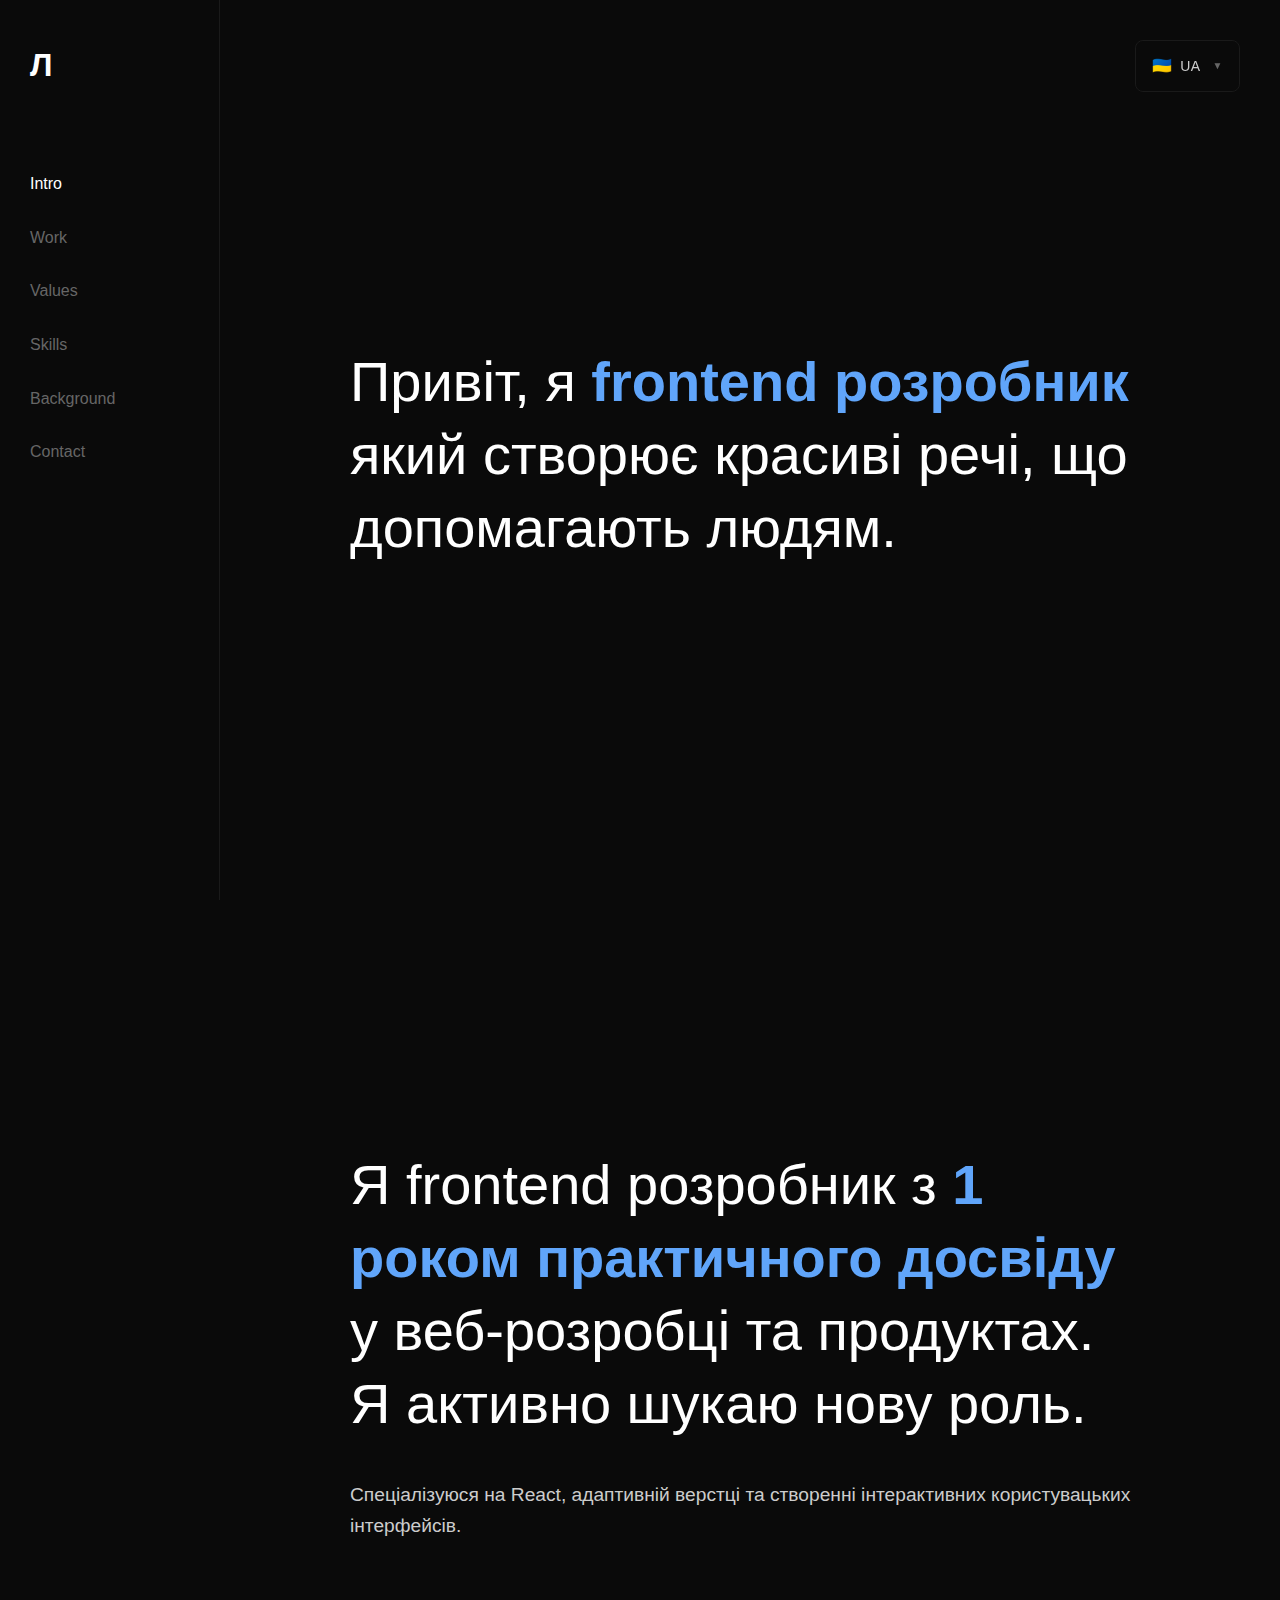
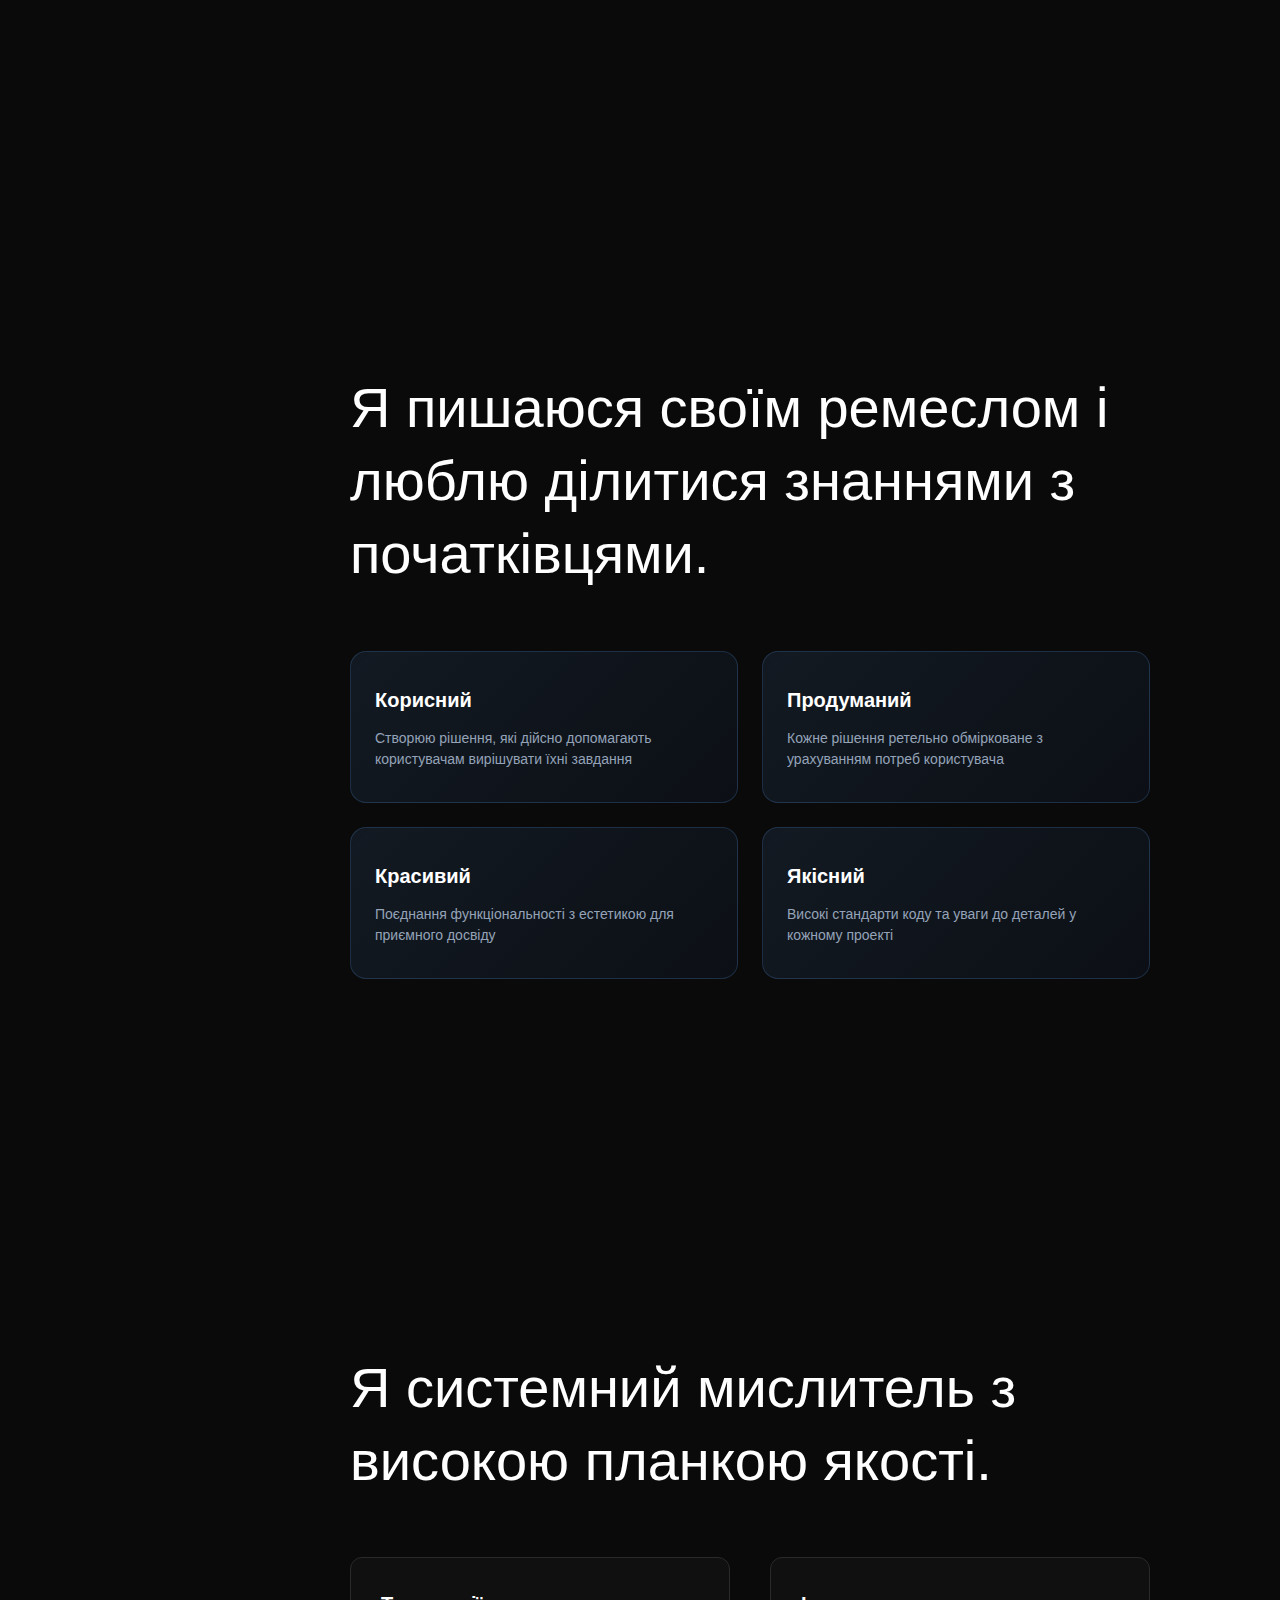
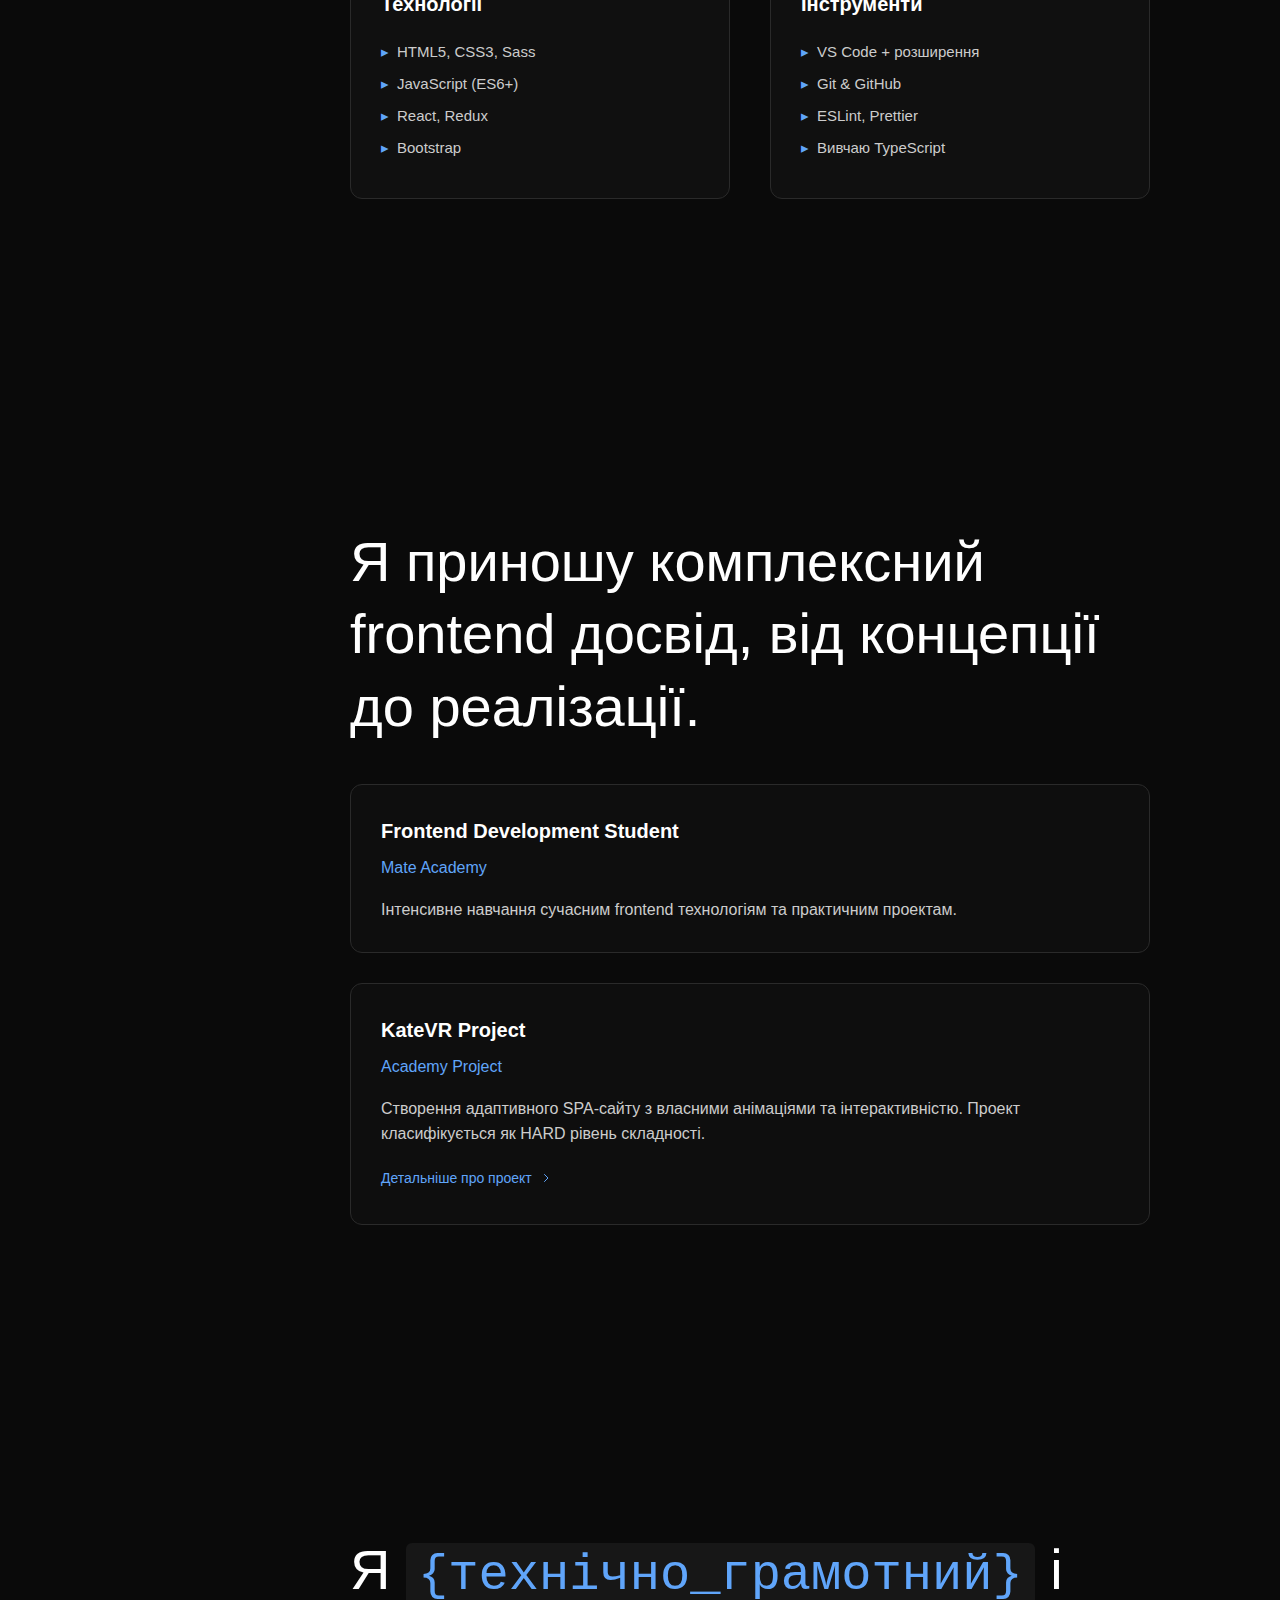
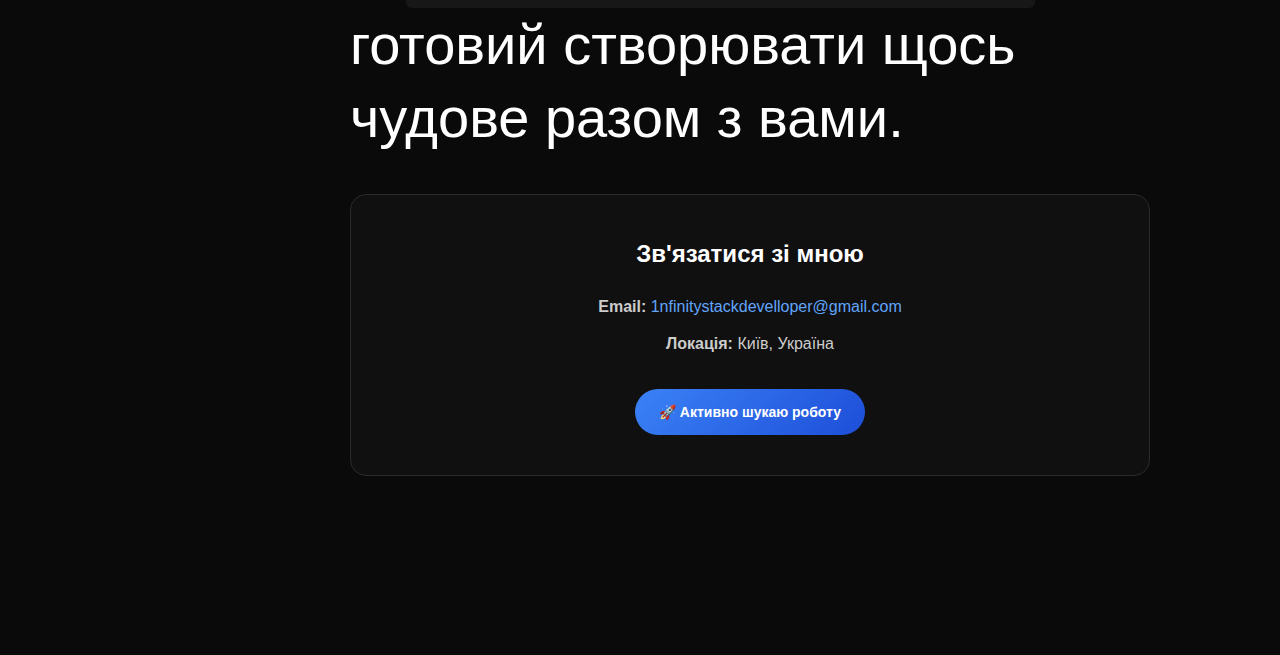
<file: index.html>
<!DOCTYPE html>
<html lang="uk">
<head>
    <meta charset="UTF-8">
    <meta name="viewport" content="width=device-width, initial-scale=1.0">
    <title>Лев — Frontend Developer</title>
    <meta name="description" content="Frontend розробник з 1 роком досвіду. Створюю сучасні веб-додатки з React, JavaScript, HTML/CSS.">
    <meta name="keywords" content="frontend developer, react, javascript, html, css, веб-розробник">
    
    <link rel="stylesheet" href="css/main.css">
    <link rel="stylesheet" href="css/components.css">
    <link rel="stylesheet" href="css/responsive.css">
    
    <link rel="apple-touch-icon" sizes="180x180" href="img/favicon/apple-touch-icon.png">
    <link rel="icon" type="image/png" sizes="32x32" href="img/favicon/favicon-32x32.png">
    <link rel="icon" type="image/png" sizes="16x16" href="img/favicon/favicon-16x16.png">
    <link rel="manifest" href="img/favicon/site.webmanifest">
</head>
<body>
    <div class="no-js-message">🇺🇦 UA</div>
    
    <div class="container">
        <div class="language-selector">
            <div class="language-current">
                <span class="flag">🇺🇦</span>
                <span class="lang-code">UA</span>
                <span class="arrow">▼</span>
            </div>
            <div class="language-dropdown">
                <div class="language-option active" data-lang="uk">
                    <span class="flag">🇺🇦</span>
                    <div class="lang-info">
                        <span class="lang-code">UA</span>
                        <span class="lang-name">Українська</span>
                    </div>
                </div>
                <div class="language-option" data-lang="en">
                    <span class="flag">🇺🇸</span>
                    <div class="lang-info">
                        <span class="lang-code">EN</span>
                        <span class="lang-name">English</span>
                    </div>
                </div>
            </div>
        </div>

        <nav class="sidebar">
            <div class="logo" id="logoElement">Л</div>
            <ul class="nav">
                <li><a href="#intro" class="active">Intro</a></li>
                <li><a href="#work">Work</a></li>
                <li><a href="#values">Values</a></li>
                <li><a href="#skills">Skills</a></li>
                <li><a href="#background">Background</a></li>
                <li><a href="#contact">Contact</a></li>
            </ul>
        </nav>

        <main class="main-content">
            <section id="intro" class="section">
                <div class="section-content">
                    <h1 class="section-title">
                        <span data-lang="uk">Привіт, я <span class="highlight">frontend розробник</span> який створює красиві речі, що допомагають людям.</span>
                        <span data-lang="en">Hi, I'm a <span class="highlight">frontend developer</span> who creates beautiful things that help people.</span>
                    </h1>
                </div>
            </section>

            <section id="work" class="section">
                <div class="section-content">
                    <h2 class="section-title">
                        <span data-lang="uk">Я frontend розробник з <span class="highlight">1 роком практичного досвіду</span> у веб-розробці та продуктах. Я активно шукаю нову роль.</span>
                        <span data-lang="en">I'm a frontend developer with <span class="highlight">1 year of practical experience</span> in web development and products. I'm actively looking for a new role.</span>
                    </h2>
                    <p class="section-subtitle">
                        <span data-lang="uk">Спеціалізуюся на React, адаптивній верстці та створенні інтерактивних користувацьких інтерфейсів.</span>
                        <span data-lang="en">I specialize in React, responsive design, and creating interactive user interfaces.</span>
                    </p>
                </div>
            </section>

            <section id="values" class="section">
                <div class="section-content">
                    <h2 class="section-title">
                        <span data-lang="uk">Я пишаюся своїм ремеслом і люблю ділитися знаннями з початківцями.</span>
                        <span data-lang="en">I take pride in my craft and love sharing knowledge with beginners.</span>
                    </h2>
                    <div class="values-grid">
                        <div class="value-card">
                            <h3 data-lang="uk">Корисний</h3>
                            <h3 data-lang="en">Useful</h3>
                            <p data-lang="uk">Створюю рішення, які дійсно допомагають користувачам вирішувати їхні завдання</p>
                            <p data-lang="en">I create solutions that really help users solve their tasks</p>
                        </div>
                        <div class="value-card">
                            <h3 data-lang="uk">Продуманий</h3>
                            <h3 data-lang="en">Thoughtful</h3>
                            <p data-lang="uk">Кожне рішення ретельно обмірковане з урахуванням потреб користувача</p>
                            <p data-lang="en">Every solution is carefully thought out considering user needs</p>
                        </div>
                        <div class="value-card">
                            <h3 data-lang="uk">Красивий</h3>
                            <h3 data-lang="en">Beautiful</h3>
                            <p data-lang="uk">Поєднання функціональності з естетикою для приємного досвіду</p>
                            <p data-lang="en">Combining functionality with aesthetics for a pleasant experience</p>
                        </div>
                        <div class="value-card">
                            <h3 data-lang="uk">Якісний</h3>
                            <h3 data-lang="en">Quality</h3>
                            <p data-lang="uk">Високі стандарти коду та уваги до деталей у кожному проекті</p>
                            <p data-lang="en">High code standards and attention to detail in every project</p>
                        </div>
                    </div>
                </div>
            </section>

            <section id="skills" class="section">
                <div class="section-content">
                    <h2 class="section-title">
                        <span data-lang="uk">Я системний мислитель з високою планкою якості.</span>
                        <span data-lang="en">I'm a systems thinker with high quality standards.</span>
                    </h2>
                    <div class="skills-grid">
                        <div class="skill-group">
                            <h3 data-lang="uk">Технології</h3>
                            <h3 data-lang="en">Technologies</h3>
                            <ul class="skill-list">
                                <li>HTML5, CSS3, Sass</li>
                                <li>JavaScript (ES6+)</li>
                                <li>React, Redux</li>
                                <li>Bootstrap</li>
                            </ul>
                        </div>
                        <div class="skill-group">
                            <h3 data-lang="uk">Інструменти</h3>
                            <h3 data-lang="en">Tools</h3>
                            <ul class="skill-list">
                                <li>VS Code + <span data-lang="uk">розширення</span><span data-lang="en">extensions</span></li>
                                <li>Git & GitHub</li>
                                <li>ESLint, Prettier</li>
                                <li><span data-lang="uk">Вивчаю TypeScript</span><span data-lang="en">Learning TypeScript</span></li>
                            </ul>
                        </div>
                    </div>
                </div>
            </section>

            <section id="background" class="section">
                <div class="section-content">
                    <h2 class="section-title">
                        <span data-lang="uk">Я приношу комплексний frontend досвід, від концепції до реалізації.</span>
                        <span data-lang="en">I bring comprehensive frontend experience, from concept to implementation.</span>
                    </h2>
                    <div class="job">
                        <h3 class="job-title">
                            <span data-lang="uk">Frontend Development Student</span>
                            <span data-lang="en">Frontend Development Student</span>
                        </h3>
                        <p class="company">Mate Academy</p>
                        <p class="job-desc">
                            <span data-lang="uk">Інтенсивне навчання сучасним frontend технологіям та практичним проектам.</span>
                            <span data-lang="en">Intensive training in modern frontend technologies and practical projects.</span>
                        </p>
                    </div>
                    <div class="job">
                        <h3 class="job-title">
                            <span data-lang="uk">KateVR Project</span>
                            <span data-lang="en">KateVR Project</span>
                        </h3>
                        <p class="company">Academy Project</p>
                        <p class="job-desc">
                            <span data-lang="uk">Створення адаптивного SPA-сайту з власними анімаціями та інтерактивністю. Проект класифікується як HARD рівень складності.</span>
                            <span data-lang="en">Creating a responsive SPA website with custom animations and interactivity. The project is classified as HARD difficulty level.</span>
                        </p>
                        <a href="katevr-case.html" class="project-link">
                            <span data-lang="uk">Детальніше про проект</span>
                            <span data-lang="en">More about project</span>
                        </a>
                    </div>
                </div>
            </section>

            <section id="contact" class="section">
                <div class="section-content">
                    <h2 class="section-title">
                        <span data-lang="uk">Я <span class="code-text">{технічно_грамотний}</span> і готовий створювати щось чудове разом з вами.</span>
                        <span data-lang="en">I'm <span class="code-text">{technically_proficient}</span> and ready to create something amazing together with you.</span>
                    </h2>
                    <div class="contact-info">
                        <h3 data-lang="uk">Зв'язатися зі мною</h3>
                        <h3 data-lang="en">Get in touch</h3>
                        <p><strong>Email:</strong> <a href="mailto:1nfinitystackdevelloper@gmail.com">1nfinitystackdevelloper@gmail.com</a></p>
                        <p><strong data-lang="uk">Локація:</strong><strong data-lang="en">Location:</strong> <span data-lang="uk">Київ, Україна</span><span data-lang="en">Kyiv, Ukraine</span></p>
                        <div class="status-badge">
                            <span data-lang="uk">🚀 Активно шукаю роботу</span>
                            <span data-lang="en">🚀 Actively looking for work</span>
                        </div>
                    </div>
                </div>
            </section>
        </main>

        <button class="scroll-to-top" id="scrollToTop">
            <span data-lang="uk" title="Наверх">↑</span>
            <span data-lang="en" title="To top">↑</span>
        </button>
    </div>

    <script>
        document.documentElement.classList.add('js-enabled');
    </script>
    <script src="js/main.js"></script>
    <script src="js/scroll.js"></script>
    <script src="js/language.js"></script>
</body>
</html>
</file>
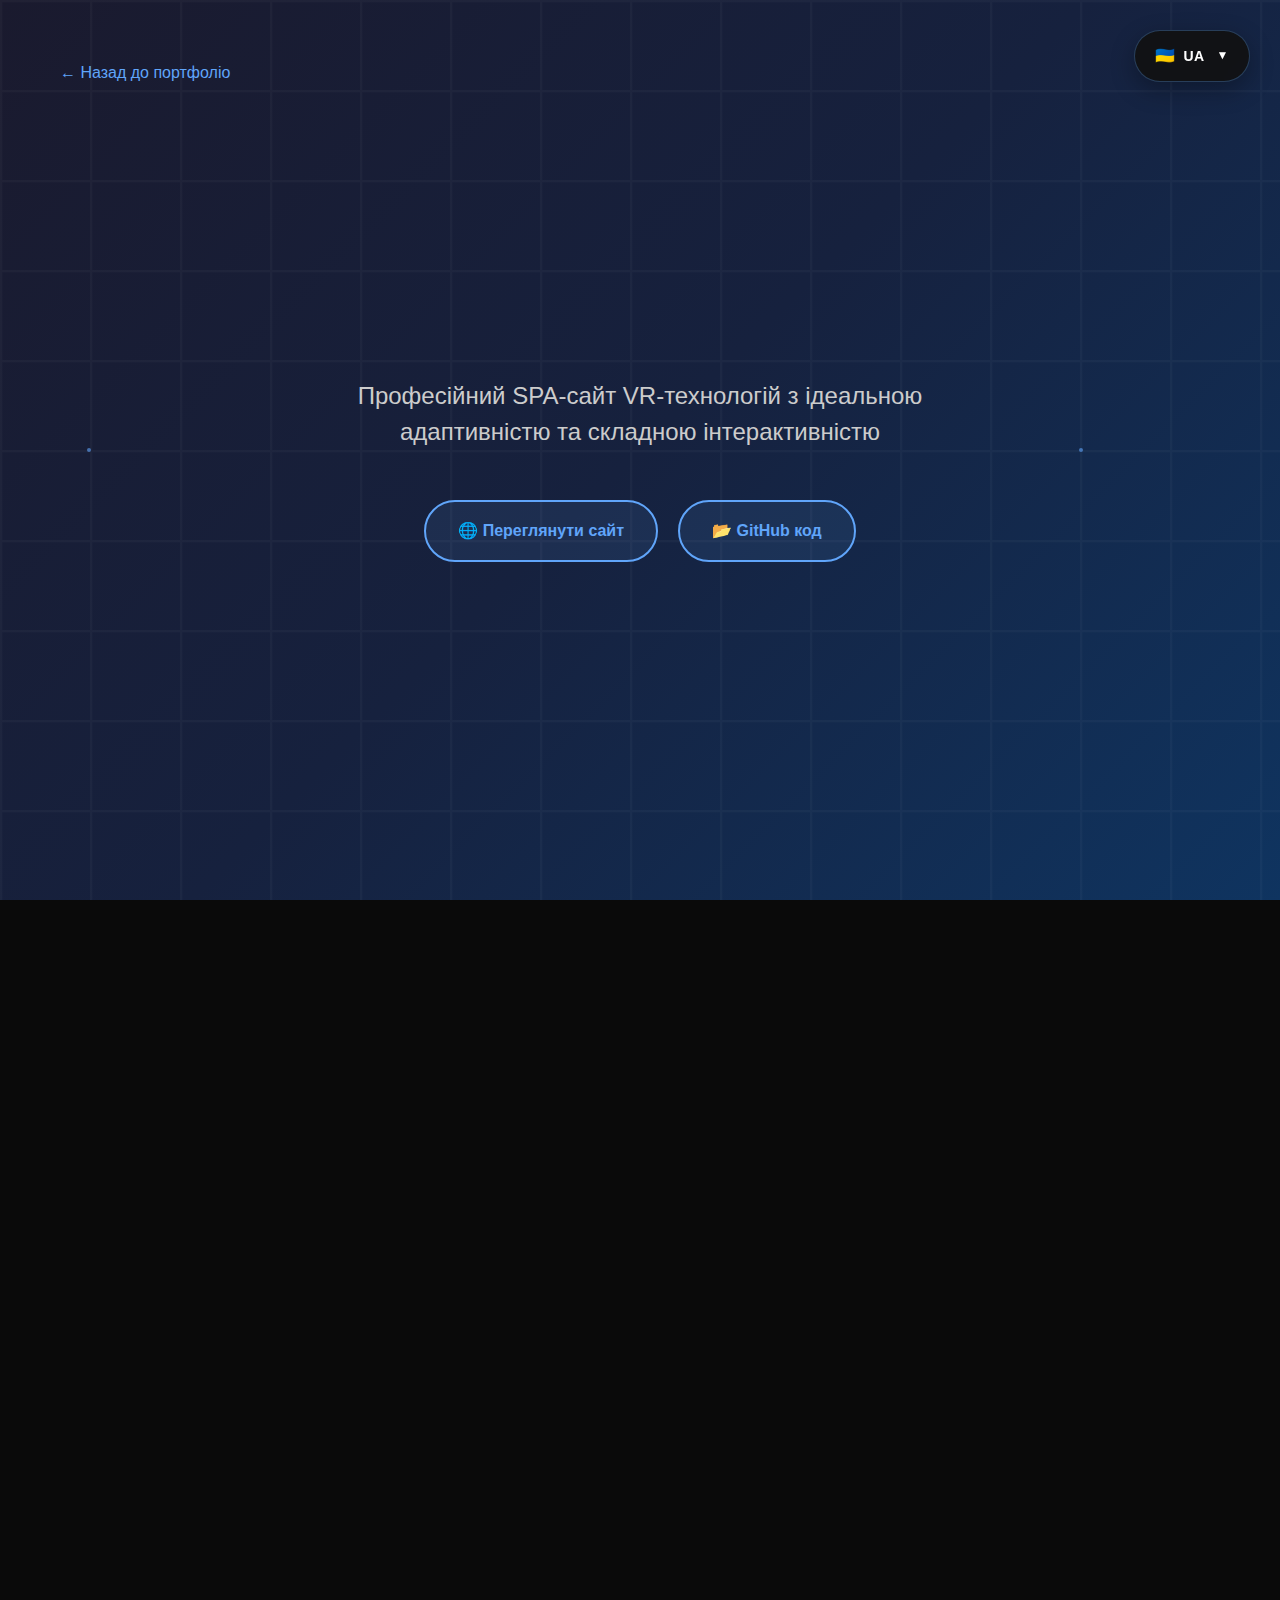
<file: katevr-case.html>
<!DOCTYPE html>
<html lang="uk">
<head>
    <meta charset="UTF-8">
    <meta name="viewport" content="width=device-width, initial-scale=1.0">
    <title>KateVR — Case Study | Лев Frontend Developer</title>
    <meta name="description" content="Детальний розбір проекту KateVR - складного SPA сайту з ідеальною адаптивністю та інтерактивністю.">
    

    <link rel="apple-touch-icon" sizes="180x180" href="img/favicon/apple-touch-icon.png">
    <link rel="icon" type="image/png" sizes="32x32" href="img/favicon/favicon-32x32.png">
    <link rel="icon" type="image/png" sizes="16x16" href="img/favicon/favicon-16x16.png">
    <link rel="manifest" href="img/favicon/site.webmanifest">

    <style>
        /* Reset & Base */
        * {
            margin: 0;
            padding: 0;
            box-sizing: border-box;
            max-width: 100%;
        }

        html {
            scroll-behavior: smooth;
            overflow-x: hidden;
            max-width: 100vw;
        }

        body {
            font-family: -apple-system, BlinkMacSystemFont, 'Inter', 'Segoe UI', Helvetica, Arial, sans-serif;
            background: #0a0a0a;
            color: #ffffff;
            line-height: 1.6;
            overflow-x: hidden;
            max-width: 100vw;
        }

        /* Language Selector Menu Styles */
        .language-selector {
            position: fixed;
            top: 30px;
            right: 30px;
            z-index: 1000;
            transition: all 0.3s ease;
        }

        .language-current {
            display: flex;
            align-items: center;
            gap: 8px;
            background: rgba(17, 17, 17, 0.9);
            backdrop-filter: blur(10px);
            border: 1px solid rgba(96, 165, 250, 0.3);
            border-radius: 50px;
            padding: 12px 20px;
            color: #ffffff;
            cursor: pointer;
            font-size: 14px;
            font-weight: 600;
            text-transform: uppercase;
            letter-spacing: 0.5px;
            transition: all 0.3s ease;
            box-shadow: 0 8px 25px rgba(0, 0, 0, 0.3);
            user-select: none;
        }

        .language-current:hover {
            border-color: rgba(96, 165, 250, 0.5);
            box-shadow: 0 12px 35px rgba(96, 165, 250, 0.2);
            background: rgba(96, 165, 250, 0.1);
        }

        .language-current .flag {
            font-size: 16px;
        }

        .language-current .arrow {
            font-size: 12px;
            transition: transform 0.3s ease;
            margin-left: 4px;
        }

        .language-selector.open .language-current .arrow {
            transform: rotate(180deg);
        }

        .language-dropdown {
            position: absolute;
            top: calc(100% + 8px);
            right: 0;
            background: rgba(17, 17, 17, 0.95);
            backdrop-filter: blur(15px);
            border: 1px solid rgba(96, 165, 250, 0.3);
            border-radius: 16px;
            padding: 8px;
            min-width: 160px;
            opacity: 0;
            visibility: hidden;
            transform: translateY(-10px);
            transition: all 0.3s ease;
            box-shadow: 0 20px 40px rgba(0, 0, 0, 0.4);
        }

        .language-selector.open .language-dropdown {
            opacity: 1;
            visibility: visible;
            transform: translateY(0);
        }

        .language-option {
            display: flex;
            align-items: center;
            gap: 10px;
            padding: 12px 16px;
            border-radius: 12px;
            cursor: pointer;
            transition: all 0.3s ease;
            font-size: 14px;
            font-weight: 500;
            color: #cccccc;
            margin-bottom: 4px;
        }

        .language-option:last-child {
            margin-bottom: 0;
        }

        .language-option:hover {
            background: rgba(96, 165, 250, 0.1);
            color: #ffffff;
            transform: translateX(4px);
        }

        .language-option.active {
            background: linear-gradient(135deg, #60a5fa, #3b82f6);
            color: #ffffff;
            box-shadow: 0 4px 15px rgba(96, 165, 250, 0.4);
        }

        .language-option .flag {
            font-size: 16px;
        }

        .language-option .lang-code {
            text-transform: uppercase;
            font-weight: 600;
            letter-spacing: 0.5px;
        }

        .language-option .lang-name {
            font-size: 12px;
            opacity: 0.9;
            margin-left: auto;
            white-space: nowrap;
        }

        .language-option .lang-code {
            min-width: 24px;
        }

        /* Language content visibility - simple approach */
        .lang-hidden {
            display: none !important;
        }
        
        /* Ensure language menu options are always visible */
        .language-option {
            display: flex !important;
        }

        /* Layout */
        .container {
            max-width: 1200px;
            margin: 0 auto;
            padding: 0 20px;
            width: 100%;
        }

        /* Header */
        .case-header {
            background: linear-gradient(135deg, #1a1a2e 0%, #16213e 50%, #0f3460 100%);
            padding: 100px 0;
            text-align: center;
            position: relative;
            overflow: hidden;
            min-height: 100vh;
            display: flex;
            align-items: center;
            justify-content: center;
        }

        .case-header::before {
            content: '';
            position: absolute;
            top: 0;
            left: 0;
            right: 0;
            bottom: 0;
            background: url('data:image/svg+xml,<svg xmlns="http://www.w3.org/2000/svg" viewBox="0 0 100 100"><defs><pattern id="grid" width="10" height="10" patternUnits="userSpaceOnUse"><path d="M 10 0 L 0 0 0 10" fill="none" stroke="%23ffffff" stroke-width="0.5" opacity="0.1"/></pattern></defs><rect width="100" height="100" fill="url(%23grid)"/></svg>');
            opacity: 0.3;
        }

        .hero-content {
            position: relative;
            z-index: 2;
        }

        .back-link {
            position: absolute;
            top: 60px;
            left: 60px;
            color: #60a5fa;
            text-decoration: none;
            font-size: 16px;
            display: flex;
            align-items: center;
            gap: 8px;
            transition: color 0.3s ease;
            z-index: 3;
        }

        .back-link:hover {
            color: #ffffff;
        }

        .project-title {
            font-size: 5rem;
            font-weight: 700;
            margin-bottom: 40px;
            background: linear-gradient(135deg, #60a5fa, #3b82f6, #06b6d4);
            -webkit-background-clip: text;
            -webkit-text-fill-color: transparent;
            background-clip: text;
            letter-spacing: -2px;
        }

        .project-subtitle {
            font-size: 1.5rem;
            color: #cccccc;
            margin-bottom: 50px;
            max-width: 700px;
            margin-left: auto;
            margin-right: auto;
            line-height: 1.5;
        }

        .project-links {
            display: flex;
            gap: 20px;
            justify-content: center;
            flex-wrap: wrap;
        }

        .link-button {
            display: inline-flex;
            align-items: center;
            gap: 8px;
            padding: 16px 32px;
            background: rgba(96, 165, 250, 0.1);
            border: 2px solid #60a5fa;
            border-radius: 50px;
            color: #60a5fa;
            text-decoration: none;
            font-weight: 600;
            font-size: 16px;
            transition: all 0.3s ease;
        }

        .link-button:hover {
            background: #60a5fa;
            color: #ffffff;
            transform: translateY(-2px);
            box-shadow: 0 10px 30px rgba(96, 165, 250, 0.3);
        }

        /* Main Content */
        .case-content {
            padding: 100px 0;
            background: #0a0a0a;
        }

        .section {
            margin-bottom: 120px;
        }

        .section-title {
            font-size: 2.5rem;
            font-weight: 600;
            margin-bottom: 40px;
            color: #ffffff;
            position: relative;
            padding-left: 30px;
        }

        .section-title::before {
            content: '';
            position: absolute;
            left: 0;
            top: 50%;
            transform: translateY(-50%);
            width: 4px;
            height: 60px;
            background: linear-gradient(135deg, #60a5fa, #3b82f6);
            border-radius: 2px;
        }

        .section-text {
            font-size: 1.2rem;
            color: #cccccc;
            margin-bottom: 40px;
            line-height: 1.8;
            max-width: 900px;
        }

        /* Stats Grid */
        .stats-grid {
            display: grid;
            grid-template-columns: repeat(auto-fit, minmax(280px, 1fr));
            gap: 30px;
            margin: 80px 0;
        }

        .stat-card {
            background: rgba(17, 17, 17, 0.8);
            padding: 40px 30px;
            border-radius: 16px;
            border: 1px solid #2a2a2a;
            text-align: center;
            transition: all 0.4s ease;
            position: relative;
        }

        .stat-card:hover {
            transform: translateY(-8px);
            border-color: rgba(96, 165, 250, 0.4);
            box-shadow: 0 20px 40px rgba(96, 165, 250, 0.1);
        }

        .stat-number {
            font-size: 3.5rem;
            font-weight: 700;
            color: #60a5fa;
            margin-bottom: 15px;
            display: block;
        }

        .stat-label {
            font-size: 1.1rem;
            color: #cccccc;
            font-weight: 500;
        }

        /* Tech Stack */
        .tech-grid {
            display: grid;
            grid-template-columns: repeat(auto-fit, minmax(200px, 1fr));
            gap: 25px;
            margin: 60px 0;
        }

        .tech-item {
            background: rgba(17, 17, 17, 0.8);
            padding: 30px 20px;
            border-radius: 16px;
            border: 1px solid #2a2a2a;
            text-align: center;
            transition: all 0.4s ease;
        }

        .tech-item:hover {
            background: rgba(96, 165, 250, 0.05);
            border-color: rgba(96, 165, 250, 0.3);
            transform: translateY(-6px);
        }

        .tech-icon {
            font-size: 3rem;
            margin-bottom: 20px;
            display: block;
        }

        .tech-name {
            font-weight: 600;
            color: #ffffff;
            margin-bottom: 10px;
            font-size: 1.2rem;
        }

        .tech-description {
            font-size: 0.95rem;
            color: #888888;
        }

        /* Challenges Grid */
        .challenges-grid {
            display: grid;
            grid-template-columns: repeat(auto-fit, minmax(350px, 1fr));
            gap: 30px;
            margin: 60px 0;
        }

        .challenge-card {
            background: linear-gradient(135deg, rgba(96, 165, 250, 0.1) 0%, rgba(59, 130, 246, 0.05) 100%);
            border: 1px solid rgba(96, 165, 250, 0.2);
            border-radius: 16px;
            padding: 35px;
            position: relative;
            overflow: hidden;
            transition: all 0.4s ease;
        }

        .challenge-card:hover {
            transform: translateY(-6px);
            box-shadow: 0 15px 40px rgba(96, 165, 250, 0.15);
        }

        .challenge-card::before {
            content: '';
            position: absolute;
            top: 0;
            left: 0;
            right: 0;
            height: 3px;
            background: linear-gradient(90deg, #60a5fa, #3b82f6, #2563eb);
        }

        .challenge-title {
            font-size: 1.4rem;
            font-weight: 600;
            color: #ffffff;
            margin-bottom: 20px;
            display: flex;
            align-items: center;
            gap: 15px;
        }

        .challenge-icon {
            font-size: 1.8rem;
        }

        .challenge-description {
            color: #cccccc;
            line-height: 1.7;
            font-size: 1rem;
        }

        /* Timeline */
        .timeline {
            position: relative;
            padding: 60px 0;
        }

        .timeline::before {
            content: '';
            position: absolute;
            left: 50%;
            top: 0;
            bottom: 0;
            width: 2px;
            background: linear-gradient(180deg, #60a5fa, #3b82f6);
            transform: translateX(-50%);
        }

        .timeline-item {
            display: flex;
            align-items: center;
            margin-bottom: 80px;
            position: relative;
        }

        .timeline-item:nth-child(odd) {
            flex-direction: row-reverse;
        }

        .timeline-content {
            flex: 1;
            background: rgba(17, 17, 17, 0.8);
            padding: 30px;
            border-radius: 16px;
            border: 1px solid #2a2a2a;
            margin: 0 50px;
            transition: all 0.4s ease;
            max-width: 450px;
        }

        .timeline-content:hover {
            border-color: rgba(96, 165, 250, 0.3);
            background: rgba(17, 17, 17, 0.9);
        }

        .timeline-dot {
            width: 20px;
            height: 20px;
            background: #60a5fa;
            border-radius: 50%;
            position: absolute;
            left: 50%;
            transform: translateX(-50%);
            z-index: 2;
            border: 4px solid #0a0a0a;
        }

        .timeline-title {
            font-size: 1.3rem;
            font-weight: 600;
            color: #ffffff;
            margin-bottom: 10px;
        }

        .timeline-duration {
            color: #60a5fa;
            font-size: 0.95rem;
            margin-bottom: 15px;
            font-weight: 500;
        }

        .timeline-description {
            color: #cccccc;
            line-height: 1.6;
            font-size: 1rem;
        }

        /* Results Section */
        .results-grid {
            display: grid;
            grid-template-columns: repeat(auto-fit, minmax(300px, 1fr));
            gap: 30px;
            margin: 60px 0;
        }

        .result-card {
            background: rgba(17, 17, 17, 0.8);
            padding: 35px;
            border-radius: 16px;
            border: 1px solid #2a2a2a;
            transition: all 0.4s ease;
        }

        .result-card:hover {
            transform: translateY(-8px);
            border-color: rgba(96, 165, 250, 0.4);
            box-shadow: 0 20px 40px rgba(96, 165, 250, 0.1);
        }

        .result-icon {
            font-size: 3.5rem;
            color: #60a5fa;
            margin-bottom: 25px;
            display: block;
        }

        .result-title {
            font-size: 1.4rem;
            font-weight: 600;
            color: #ffffff;
            margin-bottom: 20px;
        }

        .result-description {
            color: #cccccc;
            line-height: 1.7;
            font-size: 1rem;
        }

        /* Code Examples */
        .code-example {
            background: #1a1a1a;
            border: 1px solid #333333;
            border-radius: 12px;
            overflow: hidden;
            margin: 40px 0;
            transition: all 0.3s ease;
        }

        .code-example:hover {
            border-color: rgba(96, 165, 250, 0.3);
            box-shadow: 0 8px 25px rgba(96, 165, 250, 0.1);
        }

        .code-header {
            background: #2a2a2a;
            padding: 15px 25px;
            font-size: 0.95rem;
            color: #cccccc;
            display: flex;
            align-items: center;
            gap: 10px;
            position: relative;
            font-weight: 500;
        }

        .code-content {
            padding: 30px;
            overflow-x: auto;
        }

        .code-content pre {
            color: #e5e5e5;
            font-family: 'Monaco', 'SF Mono', 'Cascadia Code', monospace;
            font-size: 0.9rem;
            line-height: 1.6;
            margin: 0;
        }

        /* Copy Button */
        .copy-button {
            position: absolute;
            top: 12px;
            right: 15px;
            background: rgba(96, 165, 250, 0.2);
            border: 1px solid #60a5fa;
            color: #60a5fa;
            padding: 8px 15px;
            border-radius: 6px;
            font-size: 12px;
            cursor: pointer;
            transition: all 0.3s ease;
            font-weight: 500;
        }

        .copy-button:hover {
            background: rgba(96, 165, 250, 0.3);
            transform: translateY(-1px);
        }

        .copy-button.copied {
            background: rgba(34, 197, 94, 0.2);
            border-color: #22c55e;
            color: #22c55e;
        }

        /* Progress Bar */
        .progress-bar {
            position: fixed;
            top: 0;
            left: 0;
            width: 0%;
            height: 3px;
            background: linear-gradient(90deg, #60a5fa, #3b82f6);
            z-index: 9999;
            transition: width 0.1s ease;
        }

        /* Particles Animation */
        @keyframes float {
            0% {
                transform: translateY(100vh) rotate(0deg);
                opacity: 0;
            }
            10% {
                opacity: 1;
            }
            90% {
                opacity: 1;
            }
            100% {
                transform: translateY(-100px) rotate(360deg);
                opacity: 0;
            }
        }

        .particle {
            position: absolute;
            width: 4px;
            height: 4px;
            background: rgba(96, 165, 250, 0.6);
            border-radius: 50%;
            pointer-events: none;
            animation: float 6s infinite linear;
        }

        /* Animation classes */
        .fade-in {
            opacity: 0;
            transform: translateY(30px);
            transition: opacity 0.8s ease, transform 0.8s ease;
        }

        .fade-in.visible {
            opacity: 1;
            transform: translateY(0);
        }

        /* ========== УЛУЧШЕННАЯ АДАПТИВНОСТЬ ========== */

        /* Large Desktop (1400px+) */
        @media (min-width: 1400px) {
            .container {
                padding: 0 40px;
            }
            
            .project-title {
                font-size: 5.5rem;
            }
            
            .project-subtitle {
                font-size: 1.7rem;
            }
            
            .section-title {
                font-size: 3rem;
            }
            
            .stats-grid {
                grid-template-columns: repeat(4, 1fr);
                gap: 40px;
            }
            
            .tech-grid {
                grid-template-columns: repeat(6, 1fr);
            }
        }

        /* Tablet Portrait (768px - 1023px) */
        @media (max-width: 1023px) and (min-width: 768px) {
            .container {
                padding: 0 24px;
            }
            
            .case-header {
                padding: 80px 0;
                min-height: 85vh;
            }
            
            .back-link {
                top: 25px;
                left: 25px;
                font-size: 15px;
            }
            
            .language-selector {
                top: 25px;
                right: 25px;
            }
            
            .language-current {
                padding: 10px 14px;
                font-size: 12px;
            }
            
            .language-dropdown {
                min-width: 140px;
            }
            
            .project-title {
                font-size: 3.5rem;
                margin-bottom: 32px;
            }
            
            .project-subtitle {
                font-size: 1.3rem;
                margin-bottom: 40px;
            }
            
            .section {
                margin-bottom: 80px;
            }
            
            .section-title {
                font-size: 2.2rem;
                padding-left: 25px;
                margin-bottom: 32px;
            }
            
            .section-title::before {
                height: 50px;
            }
            
            .section-text {
                font-size: 1.1rem;
                margin-bottom: 32px;
            }
            
            .stats-grid {
                grid-template-columns: repeat(2, 1fr);
                gap: 24px;
                margin: 60px 0;
            }
            
            .stat-card {
                padding: 32px 24px;
            }
            
            .stat-number {
                font-size: 3rem;
            }
            
            .tech-grid {
                grid-template-columns: repeat(3, 1fr);
                gap: 20px;
            }
            
            .tech-item {
                padding: 24px 16px;
            }
            
            .tech-icon {
                font-size: 2.5rem;
                margin-bottom: 16px;
            }
            
            .challenges-grid {
                grid-template-columns: repeat(2, 1fr);
                gap: 24px;
            }
            
            .challenge-card {
                padding: 28px;
            }
            
            .challenge-title {
                font-size: 1.2rem;
                margin-bottom: 16px;
            }
            
            .challenge-icon {
                font-size: 1.5rem;
            }
            
            .timeline::before {
                left: 30px;
            }
            
            .timeline-item {
                flex-direction: column;
                align-items: flex-start;
                padding-left: 40px;
                margin-bottom: 40px;
            }
            
            .timeline-item:nth-child(odd) {
                flex-direction: column;
            }
            
            .timeline-content {
                margin: 0;
                max-width: 100%;
                padding: 16px;
            }
            
            .timeline-dot {
                left: 15px;
                width: 12px;
                height: 12px;
                border: 2px solid #0a0a0a;
            }
            
            .timeline-title {
                font-size: 1rem;
                margin-bottom: 6px;
            }
            
            .timeline-duration {
                font-size: 0.8rem;
                margin-bottom: 10px;
            }
            
            .timeline-description {
                font-size: 0.9rem;
                line-height: 1.5;
            }
            
            .results-grid {
                grid-template-columns: 1fr;
                gap: 16px;
            }
            
            .result-card {
                padding: 20px;
            }
            
            .result-icon {
                font-size: 2.5rem;
                margin-bottom: 16px;
            }
            
            .result-title {
                font-size: 1.1rem;
                margin-bottom: 14px;
            }
            
            .result-description {
                font-size: 0.9rem;
                line-height: 1.5;
            }
            
            .code-example {
                margin: 20px 0;
            }
            
            .code-header {
                padding: 8px 12px;
                font-size: 0.8rem;
                flex-wrap: wrap;
                gap: 8px;
            }
            
            .code-content {
                padding: 16px;
            }
            
            .code-content pre {
                font-size: 0.75rem;
                line-height: 1.4;
            }
            
            .copy-button {
                padding: 4px 8px;
                font-size: 10px;
                top: 6px;
                right: 8px;
            }
        }

        /* Mobile Styles */
        @media (max-width: 767px) {
            .language-switcher {
                top: 15px;
                right: 15px;
                padding: 6px;
            }
            
            .language-btn {
                padding: 8px 12px;
                font-size: 12px;
            }
            
            .language-btn .flag {
                font-size: 14px;
            }
            
            .timeline-dot {
                display: none !important;
            }

            .timeline::before {
                display: none !important;
            }
            
            .timeline-item {
                padding-left: 0px !important;
            }
        }

        /* Extra Small Mobile (320px and below) */
        @media (max-width: 320px) {
            .container {
                padding: 0 12px;
            }
            
            .language-selector {
                top: 12px;
                right: 12px;
            }
            
            .language-current {
                padding: 6px 10px;
                font-size: 10px;
            }
            
            .language-current .flag {
                font-size: 11px;
            }
            
            .language-current .arrow {
                font-size: 7px;
            }
            
            .language-dropdown {
                min-width: 90px;
                padding: 4px;
            }
            
            .language-option {
                padding: 6px 8px;
                font-size: 10px;
            }
            
            .back-link {
                top: 12px;
                left: 12px;
                font-size: 13px;
            }
            
            .project-title {
                font-size: 1.8rem;
            }
            
            .project-subtitle {
                font-size: 0.9rem;
            }
            
            .section-title {
                font-size: 1.4rem;
            }
            
            .link-button {
                padding: 10px 16px;
                font-size: 13px;
            }
        }

        /* Landscape orientation optimizations */
        @media (max-height: 500px) and (orientation: landscape) {
            .case-header {
                min-height: 100vh;
                padding: 40px 0;
            }
            
            .project-title {
                font-size: 2.5rem;
                margin-bottom: 16px;
            }
            
            .project-subtitle {
                font-size: 1rem;
                margin-bottom: 20px;
            }
            
            .section {
                margin-bottom: 40px;
            }
        }

        /* High DPI displays */
        @media (-webkit-min-device-pixel-ratio: 2), (min-resolution: 192dpi) {
            .case-header::before {
                background-size: 50px 50px;
            }
            
            .code-content pre {
                -webkit-font-smoothing: antialiased;
                -moz-osx-font-smoothing: grayscale;
            }
        }

        /* Touch device optimizations */
        @media (hover: none) and (pointer: coarse) {
            .link-button:hover,
            .stat-card:hover,
            .tech-item:hover,
            .challenge-card:hover,
            .result-card:hover,
            .timeline-content:hover,
            .code-example:hover {
                transform: none;
            }
            
            .link-button:active {
                transform: scale(0.98);
            }
            
            .copy-button {
                padding: 12px 16px;
                font-size: 14px;
            }
        }

        /* Print styles */
        @media print {
            .case-header {
                background: white !important;
                color: black !important;
                padding: 20px 0;
                min-height: auto;
            }
            
            .case-header::before,
            .progress-bar,
            .particle,
            .copy-button,
            .language-switcher {
                display: none !important;
            }
            
            .back-link {
                display: none;
            }
            
            .project-title {
                color: black !important;
                -webkit-text-fill-color: black !important;
            }
            
            .case-content {
                background: white !important;
                color: black !important;
            }
            
            .section-title,
            .timeline-title,
            .result-title,
            .challenge-title,
            .tech-name {
                color: black !important;
            }
            
            .stat-card,
            .tech-item,
            .challenge-card,
            .result-card,
            .timeline-content {
                background: white !important;
                border: 1px solid #ccc !important;
                box-shadow: none !important;
                break-inside: avoid;
            }
            
            .code-example {
                background: #f5f5f5 !important;
                border: 1px solid #ccc !important;
            }
            
            .code-header {
                background: #e5e5e5 !important;
                color: black !important;
            }
            
            .code-content pre {
                color: black !important;
            }
            
            .link-button {
                border: 1px solid black !important;
                color: black !important;
                background: white !important;
            }
            
            .section {
                page-break-inside: avoid;
                margin-bottom: 30px;
            }
        }
    </style>
</head>
<body>
    <!-- Progress Bar -->
    <div class="progress-bar"></div>

    <!-- Language Selector Menu -->
    <div class="language-selector">
        <div class="language-current">
            <span class="flag">🇺🇦</span>
            <span class="lang-code">UA</span>
            <span class="arrow">▼</span>
        </div>
        <div class="language-dropdown">
            <div class="language-option active" data-lang="uk">
                <span class="flag">🇺🇦</span>
                <span class="lang-code">UA</span>
                <span class="lang-name">Українська</span>
            </div>
            <div class="language-option" data-lang="en">
                <span class="flag">🇺🇸</span>
                <span class="lang-code">EN</span>
                <span class="lang-name">English</span>
            </div>
        </div>
    </div>

    <!-- Header -->
    <header class="case-header">
        <a href="index.html" class="back-link">
            <span data-lang="uk">← Назад до портфоліо</span>
            <span data-lang="en" class="hidden-lang">← Back to Portfolio</span>
        </a>
        <div class="container">
            <div class="hero-content">
                <h1 class="project-title">KateVR</h1>
                <p class="project-subtitle">
                    <span data-lang="uk">Професійний SPA-сайт VR-технологій з ідеальною адаптивністю та складною інтерактивністю</span>
                    <span data-lang="en" class="hidden-lang">Professional VR technology SPA website with perfect responsiveness and complex interactivity</span>
                </p>
                <div class="project-links">
                    <a href="https://dyadyabober.github.io/layout_KateVR/" target="_blank" class="link-button">
                        <span data-lang="uk">🌐 Переглянути сайт</span>
                        <span data-lang="en" class="hidden-lang">🌐 View Website</span>
                    </a>
                    <a href="https://github.com/dyadyabober/layout_KateVR" target="_blank" class="link-button">
                        <span data-lang="uk">📂 GitHub код</span>
                        <span data-lang="en" class="hidden-lang">📂 GitHub Code</span>
                    </a>
                </div>
            </div>
        </div>
    </header>

    <!-- Main Content -->
    <main class="case-content">
        <div class="container">
            <!-- Overview -->
            <section class="section fade-in">
                <h2 class="section-title">
                    <span data-lang="uk">Огляд проекту</span>
                    <span data-lang="en" class="hidden-lang">Project Overview</span>
                </h2>
                <p class="section-text">
                    <span data-lang="uk">KateVR — це комплексний лендінг для VR-технологій, який я створив повністю з нуля за дизайном з Figma в рамках навчання в Mate Academy. Проект класифікується як <strong>HARD рівень складності</strong> і демонструє глибокі навички frontend розробки.</span>
                    <span data-lang="en" class="hidden-lang">KateVR is a comprehensive VR technology landing page that I created completely from scratch based on a Figma design as part of my studies at Mate Academy. The project is classified as <strong>HARD difficulty level</strong> and demonstrates deep frontend development skills.</span>
                </p>
                <p class="section-text">
                    <span data-lang="uk">Сайт представляє інноваційну VR-систему пересування KAT Loco з повною інформацією про продукт, технічні характеристики, багатокроковий процес покупки та мультимовну підтримку.</span>
                    <span data-lang="en" class="hidden-lang">The website presents the innovative KAT Loco VR movement system with complete product information, technical specifications, multi-step purchase process, and multilingual support.</span>
                </p>

                <!-- Project Stats -->
                <div class="stats-grid">
                    <div class="stat-card fade-in">
                        <div class="stat-number">70-100</div>
                        <div class="stat-label">
                            <span data-lang="uk">Годин розробки</span>
                            <span data-lang="en" class="hidden-lang">Development Hours</span>
                        </div>
                    </div>
                    <div class="stat-card fade-in">
                        <div class="stat-number">40+</div>
                        <div class="stat-label">
                            <span data-lang="uk">SCSS компонентів</span>
                            <span data-lang="en" class="hidden-lang">SCSS Components</span>
                        </div>
                    </div>
                    <div class="stat-card fade-in">
                        <div class="stat-number">800+</div>
                        <div class="stat-label">
                            <span data-lang="uk">Рядків коду</span>
                            <span data-lang="en" class="hidden-lang">Lines of Code</span>
                        </div>
                    </div>
                    <div class="stat-card fade-in">
                        <div class="stat-number">4</div>
                        <div class="stat-label">
                            <span data-lang="uk">Брейкпоінти</span>
                            <span data-lang="en" class="hidden-lang">Breakpoints</span>
                        </div>
                    </div>
                </div>
            </section>

            <!-- Tech Stack -->
            <section class="section fade-in">
                <h2 class="section-title">
                    <span data-lang="uk">Технології</span>
                    <span data-lang="en" class="hidden-lang">Technologies</span>
                </h2>
                <p class="section-text">
                    <span data-lang="uk">Проект побудований з використанням сучасних технологій та найкращих практик frontend розробки.</span>
                    <span data-lang="en" class="hidden-lang">The project is built using modern technologies and best practices in frontend development.</span>
                </p>

                <div class="tech-grid">
                    <div class="tech-item fade-in">
                        <div class="tech-icon">🏗️</div>
                        <div class="tech-name">HTML5</div>
                        <div class="tech-description">
                            <span data-lang="uk">Семантична розмітка</span>
                            <span data-lang="en" class="hidden-lang">Semantic markup</span>
                        </div>
                    </div>
                    <div class="tech-item fade-in">
                        <div class="tech-icon">🎨</div>
                        <div class="tech-name">SCSS/Sass</div>
                        <div class="tech-description">
                            <span data-lang="uk">Препроцесор + BEM</span>
                            <span data-lang="en" class="hidden-lang">Preprocessor + BEM</span>
                        </div>
                    </div>
                    <div class="tech-item fade-in">
                        <div class="tech-icon">⚡</div>
                        <div class="tech-name">Vanilla JS</div>
                        <div class="tech-description">
                            <span data-lang="uk">ES6+ без фреймворків</span>
                            <span data-lang="en" class="hidden-lang">ES6+ without frameworks</span>
                        </div>
                    </div>
                    <div class="tech-item fade-in">
                        <div class="tech-icon">📱</div>
                        <div class="tech-name">CSS Grid</div>
                        <div class="tech-description">
                            <span data-lang="uk">Сучасна верстка</span>
                            <span data-lang="en" class="hidden-lang">Modern layout</span>
                        </div>
                    </div>
                    <div class="tech-item fade-in">
                        <div class="tech-icon">🔧</div>
                        <div class="tech-name">Webpack</div>
                        <div class="tech-description">
                            <span data-lang="uk">Збірка та деплой</span>
                            <span data-lang="en" class="hidden-lang">Build and deploy</span>
                        </div>
                    </div>
                    <div class="tech-item fade-in">
                        <div class="tech-icon">🌍</div>
                        <div class="tech-name">i18n</div>
                        <div class="tech-description">
                            <span data-lang="uk">Мультимовність</span>
                            <span data-lang="en" class="hidden-lang">Multilingual</span>
                        </div>
                    </div>
                </div>
            </section>

            <!-- Challenges -->
            <section class="section fade-in">
                <h2 class="section-title">
                    <span data-lang="uk">Технічні виклики</span>
                    <span data-lang="en" class="hidden-lang">Technical Challenges</span>
                </h2>
                <p class="section-text">
                    <span data-lang="uk">Проект вимагав вирішення складних технічних задач та імплементації просунутої функціональності.</span>
                    <span data-lang="en" class="hidden-lang">The project required solving complex technical tasks and implementing advanced functionality.</span>
                </p>

                <div class="challenges-grid">
                    <div class="challenge-card fade-in">
                        <h3 class="challenge-title">
                            <span class="challenge-icon">🌐</span>
                            <span data-lang="uk">Мультимовність</span>
                            <span data-lang="en" class="hidden-lang">Multilingual Support</span>
                        </h3>
                        <p class="challenge-description">
                            <span data-lang="uk">Реалізація динамічного перемикання між українською та англійською мовами з збереженням стану інтерфейсу та плавними переходами.</span>
                            <span data-lang="en" class="hidden-lang">Implementation of dynamic switching between Ukrainian and English languages while preserving interface state with smooth transitions.</span>
                        </p>
                    </div>
                    <div class="challenge-card fade-in">
                        <h3 class="challenge-title">
                            <span class="challenge-icon">🎭</span>
                            <span data-lang="uk">Складні анімації</span>
                            <span data-lang="en" class="hidden-lang">Complex Animations</span>
                        </h3>
                        <p class="challenge-description">
                            <span data-lang="uk">Створення кастомних слайдерів, модальних вікон, hover-ефектів та інтерактивних елементів з плавними CSS та JS анімаціями.</span>
                            <span data-lang="en" class="hidden-lang">Creating custom sliders, modal windows, hover effects and interactive elements with smooth CSS and JS animations.</span>
                        </p>
                    </div>
                    <div class="challenge-card fade-in">
                        <h3 class="challenge-title">
                            <span class="challenge-icon">📱</span>
                            <span data-lang="uk">Pixel-perfect адаптив</span>
                            <span data-lang="en" class="hidden-lang">Pixel-perfect Responsive</span>
                        </h3>
                        <p class="challenge-description">
                            <span data-lang="uk">Ідеальна адаптивність для всіх пристроїв з 4 брейкпоінтами: мобайл (320px+), планшет (768px+), десктоп (1280px+), повний HD (1920px+).</span>
                            <span data-lang="en" class="hidden-lang">Perfect responsiveness for all devices with 4 breakpoints: mobile (320px+), tablet (768px+), desktop (1280px+), full HD (1920px+).</span>
                        </p>
                    </div>
                    <div class="challenge-card fade-in">
                        <h3 class="challenge-title">
                            <span class="challenge-icon">🛒</span>
                            <span data-lang="uk">E-commerce функції</span>
                            <span data-lang="en" class="hidden-lang">E-commerce Features</span>
                        </h3>
                        <p class="challenge-description">
                            <span data-lang="uk">Багатокроковий процес покупки з валідацією форм, вибором країн/міст, розрахунком вартості та обробкою платіжної інформації.</span>
                            <span data-lang="en" class="hidden-lang">Multi-step purchase process with form validation, country/city selection, cost calculation and payment information processing.</span>
                        </p>
                    </div>
                    <div class="challenge-card fade-in">
                        <h3 class="challenge-title">
                            <span class="challenge-icon">🎯</span>
                            <span data-lang="uk">SPA навігація</span>
                            <span data-lang="en" class="hidden-lang">SPA Navigation</span>
                        </h3>
                        <p class="challenge-description">
                            <span data-lang="uk">Реалізація Single Page Application з hash-роутингом, плавною прокруткою та динамічним управлінням станом без фреймворків.</span>
                            <span data-lang="en" class="hidden-lang">Implementation of Single Page Application with hash routing, smooth scrolling and dynamic state management without frameworks.</span>
                        </p>
                    </div>
                    <div class="challenge-card fade-in">
                        <h3 class="challenge-title">
                            <span class="challenge-icon">♿</span>
                            <span data-lang="uk">Доступність</span>
                            <span data-lang="en" class="hidden-lang">Accessibility</span>
                        </h3>
                        <p class="challenge-description">
                            <span data-lang="uk">Імплементація ARIA атрибутів, keyboard navigation, семантичної розмітки та focus management для користувачів з обмеженими можливостями.</span>
                            <span data-lang="en" class="hidden-lang">Implementation of ARIA attributes, keyboard navigation, semantic markup and focus management for users with disabilities.</span>
                        </p>
                    </div>
                </div>
            </section>

            <!-- Development Timeline -->
            <section class="section fade-in">
                <h2 class="section-title">
                    <span data-lang="uk">Етапи розробки</span>
                    <span data-lang="en" class="hidden-lang">Development Stages</span>
                </h2>
                <p class="section-text">
                    <span data-lang="uk">Детальний розбір процесу створення проекту від аналізу дизайну до фінального деплою.</span>
                    <span data-lang="en" class="hidden-lang">Detailed breakdown of the project creation process from design analysis to final deployment.</span>
                </p>

                <div class="timeline">
                    <div class="timeline-item">
                        <div class="timeline-dot"></div>
                        <div class="timeline-content">
                            <h3 class="timeline-title">
                                <span data-lang="uk">Аналіз та планування</span>
                                <span data-lang="en" class="hidden-lang">Analysis and Planning</span>
                            </h3>
                            <div class="timeline-duration">
                                <span data-lang="uk">4-6 годин</span>
                                <span data-lang="en" class="hidden-lang">4-6 hours</span>
                            </div>
                            <p class="timeline-description">
                                <span data-lang="uk">Детальне вивчення Figma дизайну, планування архітектури проекту, вибір технологій та створення структури файлів.</span>
                                <span data-lang="en" class="hidden-lang">Detailed study of Figma design, project architecture planning, technology selection and file structure creation.</span>
                            </p>
                        </div>
                    </div>

                    <div class="timeline-item">
                        <div class="timeline-dot"></div>
                        <div class="timeline-content">
                            <h3 class="timeline-title">
                                <span data-lang="uk">HTML розмітка</span>
                                <span data-lang="en" class="hidden-lang">HTML Markup</span>
                            </h3>
                            <div class="timeline-duration">
                                <span data-lang="uk">8-12 годин</span>
                                <span data-lang="en" class="hidden-lang">8-12 hours</span>
                            </div>
                            <p class="timeline-description">
                                <span data-lang="uk">Створення семантичної HTML структури з використанням сучасних тегів, мікророзмітки та підготовка для мультимовності.</span>
                                <span data-lang="en" class="hidden-lang">Creating semantic HTML structure using modern tags, micromarkup and preparation for multilingual support.</span>
                            </p>
                        </div>
                    </div>

                    <div class="timeline-item">
                        <div class="timeline-dot"></div>
                        <div class="timeline-content">
                            <h3 class="timeline-title">
                                <span data-lang="uk">SCSS стилізація</span>
                                <span data-lang="en" class="hidden-lang">SCSS Styling</span>
                            </h3>
                            <div class="timeline-duration">
                                <span data-lang="uk">25-35 годин</span>
                                <span data-lang="en" class="hidden-lang">25-35 hours</span>
                            </div>
                            <p class="timeline-description">
                                <span data-lang="uk">Написання модульних стилів за BEM методологією, створення адаптивної сітки, анімацій та hover-ефектів.</span>
                                <span data-lang="en" class="hidden-lang">Writing modular styles using BEM methodology, creating responsive grid, animations and hover effects.</span>
                            </p>
                        </div>
                    </div>

                    <div class="timeline-item">
                        <div class="timeline-dot"></div>
                        <div class="timeline-content">
                            <h3 class="timeline-title">
                                <span data-lang="uk">JavaScript функціональність</span>
                                <span data-lang="en" class="hidden-lang">JavaScript Functionality</span>
                            </h3>
                            <div class="timeline-duration">
                                <span data-lang="uk">15-25 годин</span>
                                <span data-lang="en" class="hidden-lang">15-25 hours</span>
                            </div>
                            <p class="timeline-description">
                                <span data-lang="uk">Імплементація інтерактивності: слайдери, модальні вікна, форми, мультимовність та SPA навігація.</span>
                                <span data-lang="en" class="hidden-lang">Implementation of interactivity: sliders, modal windows, forms, multilingual support and SPA navigation.</span>
                            </p>
                        </div>
                    </div>

                    <div class="timeline-item">
                        <div class="timeline-dot"></div>
                        <div class="timeline-content">
                            <h3 class="timeline-title">
                                <span data-lang="uk">Тестування та адаптивність</span>
                                <span data-lang="en" class="hidden-lang">Testing and Responsiveness</span>
                            </h3>
                            <div class="timeline-duration">
                                <span data-lang="uk">12-18 годин</span>
                                <span data-lang="en" class="hidden-lang">12-18 hours</span>
                            </div>
                            <p class="timeline-description">
                                <span data-lang="uk">Тестування на різних пристроях, налаштування брейкпоінтів, виправлення багів та оптимізація продуктивності.</span>
                                <span data-lang="en" class="hidden-lang">Testing on different devices, setting up breakpoints, bug fixes and performance optimization.</span>
                            </p>
                        </div>
                    </div>

                    <div class="timeline-item">
                        <div class="timeline-dot"></div>
                        <div class="timeline-content">
                            <h3 class="timeline-title">
                                <span data-lang="uk">Полірування та деплой</span>
                                <span data-lang="en" class="hidden-lang">Polish and Deploy</span>
                            </h3>
                            <div class="timeline-duration">
                                <span data-lang="uk">6-10 годин</span>
                                <span data-lang="en" class="hidden-lang">6-10 hours</span>
                            </div>
                            <p class="timeline-description">
                                <span data-lang="uk">Фінальна оптимізація коду, SEO налаштування, accessibility покращення та деплой на GitHub Pages.</span>
                                <span data-lang="en" class="hidden-lang">Final code optimization, SEO setup, accessibility improvements and deployment to GitHub Pages.</span>
                            </p>
                        </div>
                    </div>
                </div>
            </section>

            <!-- Key Features -->
            <section class="section fade-in">
                <h2 class="section-title">
                    <span data-lang="uk">Ключові особливості</span>
                    <span data-lang="en" class="hidden-lang">Key Features</span>
                </h2>

                <div class="code-example fade-in">
                    <div class="code-header">
                        <span>💡</span> 
                        <span data-lang="uk">Мультимовність - динамічне перемикання контенту</span>
                        <span data-lang="en" class="hidden-lang">Multilingual - dynamic content switching</span>
                        <button class="copy-button">
                            <span data-lang="uk">📋 Копіювати</span>
                            <span data-lang="en" class="hidden-lang">📋 Copy</span>
                        </button>
                    </div>
                    <div class="code-content">
                        <pre><code>function setLanguage(currentLanguage) {
  const notCurrentTagNames = document.querySelectorAll('[data-lang]');
  
  notCurrentTagNames.forEach(function(tag) {
    if (!tag.classList.contains('hidden-lang')) {
      tag.classList.add('hidden-lang');
    }
  });

  const currentTagNames = document.querySelectorAll(`[data-lang="${currentLanguage}"]`);
  
  currentTagNames.forEach(function(tag) {
    if (tag.classList.contains('hidden-lang')) {
      tag.classList.remove('hidden-lang');
    }
  });
}</code></pre>
                    </div>
                </div>

                <div class="code-example fade-in">
                    <div class="code-header">
                        <span>🎨</span> 
                        <span data-lang="uk">Адаптивні міксини SCSS</span>
                        <span data-lang="en" class="hidden-lang">Responsive SCSS mixins</span>
                        <button class="copy-button">
                            <span data-lang="uk">📋 Копіювати</span>
                            <span data-lang="en" class="hidden-lang">📋 Copy</span>
                        </button>
                    </div>
                    <div class="code-content">
                        <pre><code>@mixin on-tablet {
  @media (min-width: 768px) {
    @content;
  }
}

@mixin on-desktop {
  @media (min-width: 1280px) {
    @content;
  }
}

.header__title {
  font-size: 26px;
  
  @include on-tablet {
    font-size: 36px;
  }
  
  @include on-desktop {
    font-size: 46px;
  }
}</code></pre>
                    </div>
                </div>
            </section>

            <!-- Results -->
            <section class="section fade-in">
                <h2 class="section-title">
                    <span data-lang="uk">Результати</span>
                    <span data-lang="en" class="hidden-lang">Results</span>
                </h2>
                <p class="section-text">
                    <span data-lang="uk">Проект успішно демонструє професійний рівень frontend розробки та готовність до комерційних проектів.</span>
                    <span data-lang="en" class="hidden-lang">The project successfully demonstrates professional level frontend development and readiness for commercial projects.</span>
                </p>

                <div class="results-grid">
                    <div class="result-card fade-in">
                        <div class="result-icon">🎯</div>
                        <h3 class="result-title">
                            <span data-lang="uk">Pixel-Perfect дизайн</span>
                            <span data-lang="en" class="hidden-lang">Pixel-Perfect Design</span>
                        </h3>
                        <p class="result-description">
                            <span data-lang="uk">100% відповідність макету Figma з точністю до пікселя на всіх пристроях та роздільних здатностях.</span>
                            <span data-lang="en" class="hidden-lang">100% Figma design compliance with pixel accuracy on all devices and resolutions.</span>
                        </p>
                    </div>
                    <div class="result-card fade-in">
                        <div class="result-icon">⚡</div>
                        <h3 class="result-title">
                            <span data-lang="uk">Висока продуктивність</span>
                            <span data-lang="en" class="hidden-lang">High Performance</span>
                        </h3>
                        <p class="result-description">
                            <span data-lang="uk">Оптимізовані анімації, мінімізований код, швидкі завантаження та плавна взаємодія з інтерфейсом.</span>
                            <span data-lang="en" class="hidden-lang">Optimized animations, minimized code, fast loading and smooth interface interactions.</span>
                        </p>
                    </div>
                    <div class="result-card fade-in">
                        <div class="result-icon">📱</div>
                        <h3 class="result-title">
                            <span data-lang="uk">Бездоганна адаптивність</span>
                            <span data-lang="en" class="hidden-lang">Flawless Responsiveness</span>
                        </h3>
                        <p class="result-description">
                            <span data-lang="uk">Ідеальна робота на всіх пристроях від мобільних телефонів до великих моніторів 4K.</span>
                            <span data-lang="en" class="hidden-lang">Perfect performance on all devices from mobile phones to large 4K monitors.</span>
                        </p>
                    </div>
                    <div class="result-card fade-in">
                        <div class="result-icon">♿</div>
                        <h3 class="result-title">
                            <span data-lang="uk">Доступність</span>
                            <span data-lang="en" class="hidden-lang">Accessibility</span>
                        </h3>
                        <p class="result-description">
                            <span data-lang="uk">Повна підтримка скрін-рідерів, клавіатурної навігації та стандартів WCAG для інклюзивності.</span>
                            <span data-lang="en" class="hidden-lang">Full support for screen readers, keyboard navigation and WCAG standards for inclusivity.</span>
                        </p>
                    </div>
                </div>
            </section>

            <!-- Conclusion -->
            <section class="section fade-in">
                <h2 class="section-title">
                    <span data-lang="uk">Висновки</span>
                    <span data-lang="en" class="hidden-lang">Conclusions</span>
                </h2>
                <p class="section-text">
                    <span data-lang="uk">Проект KateVR став важливим етапом у моєму професійному розвитку як frontend розробника. Він демонструє не лише технічні навички, але й здатність працювати з складними завданнями та доводити проекти до професійного рівня.</span>
                    <span data-lang="en" class="hidden-lang">The KateVR project became an important milestone in my professional development as a frontend developer. It demonstrates not only technical skills, but also the ability to work with complex tasks and bring projects to a professional level.</span>
                </p>
                
                <div class="results-grid">
                    <div class="result-card fade-in">
                        <div class="result-icon">📚</div>
                        <h3 class="result-title">
                            <span data-lang="uk">Отримані навички</span>
                            <span data-lang="en" class="hidden-lang">Skills Gained</span>
                        </h3>
                        <p class="result-description">
                            <span data-lang="uk">Поглиблено знання SCSS, освоєно складні CSS Grid/Flexbox лейаути, вивчено принципи SPA розробки без фреймворків.</span>
                            <span data-lang="en" class="hidden-lang">Deepened SCSS knowledge, mastered complex CSS Grid/Flexbox layouts, learned SPA development principles without frameworks.</span>
                        </p>
                    </div>
                    <div class="result-card fade-in">
                        <div class="result-icon">🚀</div>
                        <h3 class="result-title">
                            <span data-lang="uk">Готовність до роботи</span>
                            <span data-lang="en" class="hidden-lang">Work Readiness</span>
                        </h3>
                        <p class="result-description">
                            <span data-lang="uk">Проект підтверджує готовність до виконання комерційних завдань рівня middle frontend developer.</span>
                            <span data-lang="en" class="hidden-lang">The project confirms readiness to perform commercial tasks at the middle frontend developer level.</span>
                        </p>
                    </div>
                    <div class="result-card fade-in">
                        <div class="result-icon">🎨</div>
                        <h3 class="result-title">
                            <span data-lang="uk">Портфоліо</span>
                            <span data-lang="en" class="hidden-lang">Portfolio</span>
                        </h3>
                        <p class="result-description">
                            <span data-lang="uk">Яскравий приклад роботи для демонстрації потенційним роботодавцям та клієнтам.</span>
                            <span data-lang="en" class="hidden-lang">Bright example of work for demonstration to potential employers and clients.</span>
                        </p>
                    </div>
                    <div class="result-card fade-in">
                        <div class="result-icon">🔄</div>
                        <h3 class="result-title">
                            <span data-lang="uk">Досвід рефакторингу</span>
                            <span data-lang="en" class="hidden-lang">Refactoring Experience</span>
                        </h3>
                        <p class="result-description">
                            <span data-lang="uk">Практика оптимізації коду, покращення архітектури та налагодження багатокомпонентних систем.</span>
                            <span data-lang="en" class="hidden-lang">Practice in code optimization, architecture improvement and debugging multi-component systems.</span>
                        </p>
                    </div>
                </div>

                <p class="section-text">
                    <span data-lang="uk">Цей проект показав, що з правильним підходом, наполегливістю та використанням сучасних інструментів можна створювати продукти професійного рівня навіть на початковому етапі кар'єри.</span>
                    <span data-lang="en" class="hidden-lang">This project showed that with the right approach, persistence and use of modern tools, you can create professional-level products even at the beginning of your career.</span>
                </p>
                
                <div class="project-links" style="justify-content: flex-start; margin-top: 40px;">
                    <a href="index.html" class="link-button">
                        <span data-lang="uk">← Назад до портфоліо</span>
                        <span data-lang="en" class="hidden-lang">← Back to Portfolio</span>
                    </a>
                    <a href="https://dyadyabober.github.io/layout_KateVR/" target="_blank" class="link-button">
                        <span data-lang="uk">🌐 Переглянути проект</span>
                        <span data-lang="en" class="hidden-lang">🌐 View Project</span>
                    </a>
                </div>
            </section>
        </div>
    </main>

    <script>
        /**
         * KateVR Case Study Enhanced JavaScript with Multilingual Support
         */
        
        class KateVRCaseStudy {
            constructor() {
                this.currentLanguage = 'uk'; // Start with Ukrainian by default
                this.init();
            }

            init() {
                this.initializeLanguageDisplay(); // Add this first
                this.setupProgressBar();
                this.setupParticleSystem();
                this.setupScrollAnimations();
                this.setupTypewriterEffect();
                this.setupStatsCounters();
                this.setupTimelineAnimations();
                this.setupCodeCopyButtons();
                this.setupSmoothScrolling();
                this.setupParallaxEffects();
                this.setupLanguageSwitcher();
                this.loadSavedLanguage();
                
                console.log('KateVR Case Study loaded successfully! 🚀');
            }

            // Initialize language display on page load
            initializeLanguageDisplay() {
                // Start fresh - remove all language classes
                const allElements = document.querySelectorAll('[data-lang]');
                allElements.forEach(element => {
                    element.classList.remove('lang-hidden', 'hidden-lang');
                });
                
                // Hide English content, show Ukrainian
                const enElements = document.querySelectorAll('[data-lang="en"]:not(.language-option)');
                enElements.forEach(element => {
                    element.classList.add('lang-hidden');
                });
                
                // Ensure Ukrainian content is visible
                const ukElements = document.querySelectorAll('[data-lang="uk"]:not(.language-option)');
                ukElements.forEach(element => {
                    element.classList.remove('lang-hidden');
                });

                // Set correct active option in menu
                const ukOption = document.querySelector('.language-option[data-lang="uk"]');
                const enOption = document.querySelector('.language-option[data-lang="en"]');
                
                if (ukOption) ukOption.classList.add('active');
                if (enOption) enOption.classList.remove('active');
                
                // Update current display
                this.updateCurrentLanguageDisplay('uk');
                
                console.log('Language initialized - UK elements:', ukElements.length, 'EN elements:', enElements.length);
            }

            // Load saved language preference
            loadSavedLanguage() {
                try {
                    const savedLanguage = localStorage.getItem('katevr-language');
                    if (savedLanguage && (savedLanguage === 'uk' || savedLanguage === 'en')) {
                        this.currentLanguage = savedLanguage;
                        
                        // Update current display
                        this.updateCurrentLanguageDisplay(savedLanguage);
                        
                        // Update active option
                        const languageOptions = document.querySelectorAll('.language-option');
                        languageOptions.forEach(option => {
                            option.classList.remove('active');
                            if (option.getAttribute('data-lang') === savedLanguage) {
                                option.classList.add('active');
                            }
                        });
                        
                        // Apply saved language
                        this.switchLanguage(savedLanguage);
                    }
                } catch (e) {
                    console.log('Could not load language preference');
                }
            }

            // Language selector menu functionality
            setupLanguageSwitcher() {
                const languageSelector = document.querySelector('.language-selector');
                const languageCurrent = document.querySelector('.language-current');
                const languageDropdown = document.querySelector('.language-dropdown');
                const languageOptions = document.querySelectorAll('.language-option');
                
                // Toggle dropdown
                languageCurrent.addEventListener('click', (e) => {
                    e.stopPropagation();
                    languageSelector.classList.toggle('open');
                });
                
                // Close dropdown when clicking outside
                document.addEventListener('click', (e) => {
                    if (!languageSelector.contains(e.target)) {
                        languageSelector.classList.remove('open');
                    }
                });
                
                // Handle language selection
                languageOptions.forEach(option => {
                    option.addEventListener('click', (e) => {
                        e.stopPropagation();
                        const selectedLang = option.getAttribute('data-lang');
                        
                        // Update current display
                        this.updateCurrentLanguageDisplay(selectedLang);
                        
                        // Update active option
                        languageOptions.forEach(opt => opt.classList.remove('active'));
                        option.classList.add('active');
                        
                        // Switch language
                        this.switchLanguage(selectedLang);
                        
                        // Close dropdown
                        languageSelector.classList.remove('open');
                    });
                });
                
                // Close dropdown on Escape key
                document.addEventListener('keydown', (e) => {
                    if (e.key === 'Escape') {
                        languageSelector.classList.remove('open');
                    }
                });
            }

            updateCurrentLanguageDisplay(language) {
                const currentFlag = document.querySelector('.language-current .flag');
                const currentCode = document.querySelector('.language-current .lang-code');
                
                const languageData = {
                    uk: { flag: '🇺🇦', code: 'UA' },
                    en: { flag: '🇺🇸', code: 'EN' }
                };
                
                if (languageData[language]) {
                    currentFlag.textContent = languageData[language].flag;
                    currentCode.textContent = languageData[language].code;
                }
            }

            switchLanguage(language) {
                console.log('Switching to language:', language);
                this.currentLanguage = language;
                
                // Remove all language hiding classes first
                const allElements = document.querySelectorAll('[data-lang]:not(.language-option)');
                allElements.forEach(element => {
                    element.classList.remove('lang-hidden');
                });
                
                // Hide elements that don't match the selected language
                if (language === 'uk') {
                    const enElements = document.querySelectorAll('[data-lang="en"]:not(.language-option)');
                    enElements.forEach(element => {
                        element.classList.add('lang-hidden');
                    });
                } else if (language === 'en') {
                    const ukElements = document.querySelectorAll('[data-lang="uk"]:not(.language-option)');
                    ukElements.forEach(element => {
                        element.classList.add('lang-hidden');
                    });
                }

                // Update document language
                document.documentElement.lang = language;
                
                // Update page title and meta description
                this.updatePageMeta(language);
                
                // Animate language switch
                this.animateLanguageSwitch();
                
                // Save language preference
                try {
                    localStorage.setItem('katevr-language', language);
                } catch (e) {
                    console.log('Language preference could not be saved');
                }
                
                // Count visible elements for debug
                const visibleElements = document.querySelectorAll(`[data-lang="${language}"]:not(.language-option):not(.lang-hidden)`);
                console.log(`Language switched to: ${language}, visible elements:`, visibleElements.length);
            }

            updatePageMeta(language) {
                const titles = {
                    uk: 'KateVR — Case Study | Лев Frontend Developer',
                    en: 'KateVR — Case Study | Lev Frontend Developer'
                };
                
                const descriptions = {
                    uk: 'Детальний розбір проекту KateVR - складного SPA сайту з ідеальною адаптивністю та інтерактивністю.',
                    en: 'Detailed breakdown of the KateVR project - a complex SPA website with perfect responsiveness and interactivity.'
                };
                
                document.title = titles[language];
                
                const metaDescription = document.querySelector('meta[name="description"]');
                if (metaDescription) {
                    metaDescription.content = descriptions[language];
                }
            }

            animateLanguageSwitch() {
                const mainContent = document.querySelector('.case-content');
                mainContent.style.opacity = '0.7';
                mainContent.style.transform = 'translateY(10px)';
                
                setTimeout(() => {
                    mainContent.style.opacity = '1';
                    mainContent.style.transform = 'translateY(0)';
                }, 200);
            }

            // Progress bar at top of page
            setupProgressBar() {
                const progressBar = document.querySelector('.progress-bar');
                
                const updateProgress = () => {
                    const scrollTop = window.pageYOffset;
                    const docHeight = document.documentElement.scrollHeight - window.innerHeight;
                    const scrollPercent = (scrollTop / docHeight) * 100;
                    progressBar.style.width = Math.min(scrollPercent, 100) + '%';
                };

                window.addEventListener('scroll', updateProgress);
                updateProgress();
            }

            // Floating particles system
            setupParticleSystem() {
                const header = document.querySelector('.case-header');
                if (!header) return;

                const createParticle = () => {
                    const particle = document.createElement('div');
                    particle.className = 'particle';
                    particle.style.left = Math.random() * 100 + '%';
                    particle.style.animationDelay = Math.random() * 6 + 's';
                    
                    header.appendChild(particle);
                    
                    setTimeout(() => {
                        if (particle.parentNode) {
                            particle.remove();
                        }
                    }, 6000);
                };

                // Create particles periodically
                setInterval(createParticle, 300);
            }

            // Scroll-triggered animations
            setupScrollAnimations() {
                const observerOptions = {
                    threshold: 0.1,
                    rootMargin: '0px 0px -100px 0px'
                };

                const observer = new IntersectionObserver((entries) => {
                    entries.forEach((entry, index) => {
                        if (entry.isIntersecting) {
                            setTimeout(() => {
                                entry.target.style.opacity = '1';
                                entry.target.style.transform = 'translateY(0)';
                                entry.target.classList.add('visible');
                            }, index * 100);
                        }
                    });
                }, observerOptions);

                // Observe all animated elements
                const animatedElements = document.querySelectorAll('.fade-in');
                animatedElements.forEach(el => {
                    observer.observe(el);
                });
            }

            // Typewriter effect for project title
            setupTypewriterEffect() {
                const title = document.querySelector('.project-title');
                if (!title) return;

                const text = title.textContent;
                title.textContent = '';
                title.style.borderRight = '3px solid #60a5fa';
                
                let i = 0;
                const typeWriter = () => {
                    if (i < text.length) {
                        title.textContent += text.charAt(i);
                        i++;
                        setTimeout(typeWriter, 120);
                    } else {
                        // Remove cursor after typing
                        setTimeout(() => {
                            title.style.borderRight = 'none';
                        }, 1000);
                    }
                };
                
                setTimeout(typeWriter, 800);
            }

            // Animated counters for statistics
            setupStatsCounters() {
                const statsNumbers = document.querySelectorAll('.stat-number');
                
                const statsObserver = new IntersectionObserver((entries) => {
                    entries.forEach(entry => {
                        if (entry.isIntersecting) {
                            this.animateCounter(entry.target);
                            statsObserver.unobserve(entry.target);
                        }
                    });
                }, { threshold: 0.5 });

                statsNumbers.forEach(stat => {
                    statsObserver.observe(stat);
                });
            }

            animateCounter(element) {
                const text = element.textContent;
                const numbers = text.match(/\d+/g);
                
                if (!numbers || numbers.length === 0) return;

                const finalNumber = parseInt(numbers[0]);
                const duration = 2000;
                const steps = 60;
                const stepValue = finalNumber / steps;
                const stepDuration = duration / steps;
                
                let current = 0;
                element.textContent = text.replace(numbers[0], '0');
                
                const timer = setInterval(() => {
                    current += stepValue;
                    if (current >= finalNumber) {
                        element.textContent = text;
                        clearInterval(timer);
                    } else {
                        element.textContent = text.replace(numbers[0], Math.floor(current).toString());
                    }
                }, stepDuration);
            }

            // Timeline entrance animations
            setupTimelineAnimations() {
                const timelineItems = document.querySelectorAll('.timeline-item');
                
                const timelineObserver = new IntersectionObserver((entries) => {
                    entries.forEach((entry, index) => {
                        if (entry.isIntersecting) {
                            setTimeout(() => {
                                entry.target.style.opacity = '1';
                                entry.target.style.transform = 'translateX(0)';
                            }, index * 300);
                        }
                    });
                }, { threshold: 0.2 });

                timelineItems.forEach((item, index) => {
                    item.style.opacity = '0';
                    item.style.transform = index % 2 === 0 ? 'translateX(-80px)' : 'translateX(80px)';
                    item.style.transition = 'opacity 0.8s ease, transform 0.8s ease';
                    timelineObserver.observe(item);
                });
            }

            // Copy code functionality
            setupCodeCopyButtons() {
                const copyButtons = document.querySelectorAll('.copy-button');
                
                copyButtons.forEach(button => {
                    button.addEventListener('click', async () => {
                        const codeBlock = button.closest('.code-example').querySelector('pre');
                        try {
                            await navigator.clipboard.writeText(codeBlock.textContent);
                            
                            const originalContent = button.innerHTML;
                            const successMessages = {
                                uk: '✅ Скопійовано',
                                en: '✅ Copied'
                            };
                            
                            button.innerHTML = successMessages[this.currentLanguage];
                            button.classList.add('copied');
                            
                            setTimeout(() => {
                                button.innerHTML = originalContent;
                                button.classList.remove('copied');
                            }, 2000);
                        } catch (err) {
                            console.error('Failed to copy code:', err);
                            const errorMessages = {
                                uk: '❌ Помилка',
                                en: '❌ Error'
                            };
                            button.innerHTML = errorMessages[this.currentLanguage];
                            setTimeout(() => {
                                button.innerHTML = button.innerHTML.replace('❌ Помилка', '📋 Копіювати').replace('❌ Error', '📋 Copy');
                            }, 2000);
                        }
                    });
                });
            }

            // Smooth scrolling for anchor links
            setupSmoothScrolling() {
                document.querySelectorAll('a[href^="#"]').forEach(anchor => {
                    anchor.addEventListener('click', function (e) {
                        e.preventDefault();
                        const target = document.querySelector(this.getAttribute('href'));
                        if (target) {
                            target.scrollIntoView({
                                behavior: 'smooth',
                                block: 'start'
                            });
                        }
                    });
                });
            }

            // Parallax effects
            setupParallaxEffects() {
                let ticking = false;

                const updateParallax = () => {
                    const scrolled = window.pageYOffset;
                    const header = document.querySelector('.case-header');
                    
                    if (header) {
                        const rate = scrolled * -0.2;
                        header.style.transform = `translateY(${rate}px)`;
                    }

                    ticking = false;
                };

                const requestParallaxUpdate = () => {
                    if (!ticking) {
                        requestAnimationFrame(updateParallax);
                        ticking = true;
                    }
                };

                window.addEventListener('scroll', requestParallaxUpdate);
            }
        }

        // Initialize when DOM is ready
        document.addEventListener('DOMContentLoaded', () => {
            new KateVRCaseStudy();
        });
    </script>
</body>
</html>
</file>
<file: css/components.css>
/* ==========================================================================
   COMPONENTS
   ========================================================================== */

/* Values Grid */
.values-grid {
    display: grid;
    grid-template-columns: repeat(2, 1fr);
    gap: 24px;
    margin-top: 60px;
}

.value-card {
    background: linear-gradient(135deg, rgba(96, 165, 250, 0.1) 0%, rgba(59, 130, 246, 0.05) 100%);
    border: 1px solid rgba(96, 165, 250, 0.2);
    border-radius: 16px;
    padding: 32px 24px;
    position: relative;
    overflow: hidden;
    transition: all 0.4s cubic-bezier(0.4, 0, 0.2, 1);
}

.value-card::before {
    content: '';
    position: absolute;
    top: 0;
    left: 0;
    right: 0;
    height: 2px;
    background: linear-gradient(90deg, #60a5fa, #3b82f6, #2563eb);
    transform: scaleX(0);
    transform-origin: left;
    transition: transform 0.4s ease;
}

.value-card:hover::before {
    transform: scaleX(1);
}

.value-card:hover {
    transform: translateY(-8px);
    background: linear-gradient(135deg, rgba(96, 165, 250, 0.15) 0%, rgba(59, 130, 246, 0.08) 100%);
    border-color: rgba(96, 165, 250, 0.4);
    box-shadow: 0 20px 40px rgba(96, 165, 250, 0.1);
}

.value-card h3 {
    font-size: 20px;
    font-weight: 600;
    color: #ffffff;
    margin-bottom: 12px;
}

.value-card p {
    font-size: 14px;
    color: #94a3b8;
    line-height: 1.5;
}

/* Skills Section */
.skills-grid {
    display: grid;
    grid-template-columns: repeat(auto-fit, minmax(280px, 1fr));
    gap: 40px;
    margin-top: 60px;
}

.skill-group {
    background: rgba(17, 17, 17, 0.8);
    padding: 30px;
    border-radius: 12px;
    border: 1px solid #2a2a2a;
}

.skill-group h3 {
    font-size: 20px;
    font-weight: 600;
    margin-bottom: 20px;
    color: #ffffff;
}

.skill-list {
    list-style: none;
}

.skill-list li {
    margin-bottom: 8px;
    font-size: 15px;
    color: #cccccc;
    padding-left: 16px;
    position: relative;
}

.skill-list li::before {
    content: "▸";
    position: absolute;
    left: 0;
    color: #60a5fa;
}

/* Experience Section */
.job {
    background: rgba(17, 17, 17, 0.6);
    padding: 30px;
    border-radius: 12px;
    border: 1px solid #2a2a2a;
    margin-bottom: 30px;
    transition: all 0.3s ease;
}

.job:hover {
    border-color: rgba(96, 165, 250, 0.3);
    background: rgba(17, 17, 17, 0.8);
}

.job-title {
    font-size: 20px;
    font-weight: 600;
    color: #ffffff;
    margin-bottom: 8px;
}

.company {
    font-size: 16px;
    color: #60a5fa;
    margin-bottom: 16px;
}

.job-desc {
    font-size: 16px;
    color: #cccccc;
    line-height: 1.6;
}

/* Contact Info */
.contact-info {
    background: rgba(17, 17, 17, 0.8);
    padding: 40px;
    border-radius: 16px;
    border: 1px solid #2a2a2a;
    text-align: center;
}

.contact-info h3 {
    font-size: 24px;
    margin-bottom: 20px;
    color: #ffffff;
}

.contact-info p {
    font-size: 16px;
    margin-bottom: 12px;
    color: #cccccc;
}

.contact-info a {
    color: #60a5fa;
    text-decoration: none;
}

.status-badge {
    background: linear-gradient(135deg, #3b82f6 0%, #1d4ed8 100%);
    color: #ffffff;
    padding: 12px 24px;
    border-radius: 25px;
    font-weight: 600;
    margin-top: 20px;
    display: inline-block;
    font-size: 14px;
    transition: all 0.3s ease;
}

.status-badge:hover {
    transform: translateY(-2px);
    box-shadow: 0 10px 20px rgba(59, 130, 246, 0.2);
}

/* Scroll to Top Button */
.scroll-to-top {
    position: fixed;
    bottom: 30px;
    right: 50px;
    width: 50px;
    height: 50px;
    background: linear-gradient(135deg, #3b82f6 0%, #1d4ed8 100%);
    border: none;
    border-radius: 50%;
    color: #ffffff;
    font-size: 20px;
    cursor: pointer;
    opacity: 0;
    transform: translateY(100px);
    transition: all 0.3s ease;
    box-shadow: 0 4px 20px rgba(59, 130, 246, 0.3);
    z-index: 1000;
    display: flex;
    align-items: center;
    justify-content: center;
}

.scroll-to-top.visible {
    opacity: 1;
    transform: translateY(0);
}

.scroll-to-top:hover {
    transform: translateY(-5px);
    box-shadow: 0 8px 25px rgba(59, 130, 246, 0.5);
}

.scroll-to-top:active {
    transform: translateY(-2px);
}

/* Project Link */
.project-link {
    display: inline-flex;
    align-items: center;
    gap: 8px;
    margin-top: 16px;
    color: #60a5fa;
    text-decoration: none;
    font-weight: 500;
    font-size: 14px;
    transition: all 0.3s ease;
    border-bottom: 1px solid transparent;
    padding: 4px 0;
}

.project-link:hover {
    color: #3b82f6;
    border-bottom-color: #3b82f6;
    transform: translateX(4px);
}

.project-link::after {
    content: '';
    display: inline-block;
    width: 12px;
    height: 12px;
    background: currentColor;
    mask: url("data:image/svg+xml,%3Csvg xmlns='http://www.w3.org/2000/svg' fill='none' viewBox='0 0 24 24' stroke='currentColor'%3E%3Cpath stroke-linecap='round' stroke-linejoin='round' stroke-width='2' d='M9 5l7 7-7 7'/%3E%3C/svg%3E") no-repeat center;
    mask-size: contain;
    transition: transform 0.3s ease;
}

.project-link:hover::after {
    transform: translateX(2px);
}
</file>
<file: css/responsive.css>
/* ==========================================================================
   RESPONSIVE DESIGN
   ========================================================================== */

/* Tablet Styles */
@media (max-width: 768px) {
    .sidebar {
        width: 60px;
        padding: 20px 15px;
    }
    
    .logo {
        font-size: 24px;
        margin-bottom: 40px;
    }
    
    .nav a {
        font-size: 0;
        width: 8px;
        height: 8px;
        background: #666666;
        border-radius: 50%;
        transition: background-color 0.3s ease;
    }
    
    .nav a.active,
    .nav a:hover {
        background: #ffffff;
    }

    .main-content {
        margin-left: 60px;
        width: calc(100% - 60px);
    }

    .section {
        padding: 80px 20px;
    }

    .section-title {
        font-size: 2rem;
    }

    .values-grid {
        grid-template-columns: 1fr;
        gap: 20px;
    }

    .skills-grid {
        grid-template-columns: 1fr;
        gap: 20px;
    }

    .scroll-to-top {
        width: 45px;
        height: 45px;
        bottom: 20px;
        right: 30px;
        font-size: 18px;
    }
}

/* Mobile Styles */
@media (max-width: 480px) {
    .section {
        padding: 60px 15px;
    }

    .section-title {
        font-size: 1.5rem;
    }

    .section-subtitle {
        font-size: 1rem;
    }

    .value-card {
        padding: 24px 18px;
    }

    .value-card h3 {
        font-size: 18px;
    }

    .value-card p {
        font-size: 13px;
    }

    .skill-group {
        padding: 20px;
    }

    .skill-group h3 {
        font-size: 18px;
    }

    .skill-list li {
        font-size: 14px;
    }

    .job {
        padding: 20px;
    }

    .job-title {
        font-size: 18px;
    }

    .company {
        font-size: 14px;
    }

    .job-desc {
        font-size: 14px;
    }

    .contact-info {
        padding: 30px 20px;
    }

    .contact-info h3 {
        font-size: 20px;
    }

    .contact-info p {
        font-size: 14px;
    }

    .scroll-to-top {
        width: 40px;
        height: 40px;
        bottom: 15px;
        right: 20px;
        font-size: 16px;
    }
}

/* Large Desktop Styles */
@media (min-width: 1400px) {
    .section-content {
        max-width: 900px;
    }
    
    .section-title {
        font-size: 4rem;
    }
    
    .values-grid {
        gap: 32px;
    }
    
    .value-card {
        padding: 40px 32px;
    }
    
    .skills-grid {
        gap: 48px;
    }
}

/* Print Styles */
@media print {
    body {
        background: white;
        color: black;
    }
    
    .sidebar {
        display: none;
    }
    
    .main-content {
        margin-left: 0;
        width: 100%;
    }
    
    .scroll-to-top {
        display: none;
    }
    
    .section {
        min-height: auto;
        page-break-inside: avoid;
        padding: 40px 20px;
    }
}
</file>
<file: css/main.css>
/* ==========================================================================
   MAIN STYLES
   ========================================================================== */

/* Reset & Base Styles */
* {
    margin: 0;
    padding: 0;
    box-sizing: border-box;
}

html {
    scroll-behavior: smooth;
}

body {
    font-family: -apple-system, BlinkMacSystemFont, 'Inter', 'Segoe UI', Helvetica, Arial, sans-serif;
    background: #0a0a0a;
    color: #ffffff;
    line-height: 1.6;
}

/* Language Selector - Integrated with Portfolio Style */
.language-selector {
    position: fixed;
    top: 40px;
    right: 40px;
    z-index: 1000;
    transition: all 0.3s ease;
}

.language-current {
    display: flex;
    align-items: center;
    gap: 8px;
    background: rgba(10, 10, 10, 0.9);
    border: 1px solid #1a1a1a;
    border-radius: 8px;
    padding: 12px 16px;
    color: #cccccc;
    cursor: pointer;
    font-size: 14px;
    font-weight: 500;
    text-transform: uppercase;
    letter-spacing: 0.5px;
    transition: all 0.3s ease;
    user-select: none;
    backdrop-filter: blur(10px);
}

.language-current:hover {
    color: #ffffff;
    border-color: #2a2a2a;
    background: rgba(17, 17, 17, 0.9);
}

.language-current .flag {
    font-size: 16px;
}

.language-current .arrow {
    font-size: 10px;
    transition: transform 0.3s ease;
    margin-left: 4px;
    color: #666666;
}

.language-selector.open .language-current .arrow {
    transform: rotate(180deg);
    color: #60a5fa;
}

.language-dropdown {
    position: absolute;
    top: calc(100% + 8px);
    right: 0;
    background: rgba(10, 10, 10, 0.95);
    backdrop-filter: blur(15px);
    border: 1px solid #1a1a1a;
    border-radius: 8px;
    padding: 8px;
    min-width: 160px;
    opacity: 0;
    visibility: hidden;
    transform: translateY(-10px);
    transition: all 0.3s ease;
    box-shadow: 0 10px 40px rgba(0, 0, 0, 0.5);
}

.language-selector.open .language-dropdown {
    opacity: 1;
    visibility: visible;
    transform: translateY(0);
}

.language-option {
    display: flex !important;
    align-items: center;
    gap: 12px;
    padding: 12px 16px;
    border-radius: 6px;
    cursor: pointer;
    transition: all 0.3s ease;
    font-size: 14px;
    font-weight: 500;
    color: #cccccc;
    margin-bottom: 4px;
}

.language-option:last-child {
    margin-bottom: 0;
}

.language-option:hover {
    background: rgba(26, 26, 26, 0.8);
    color: #ffffff;
}

.language-option.active {
    background: rgba(96, 165, 250, 0.1);
    color: #60a5fa;
    border: 1px solid rgba(96, 165, 250, 0.2);
}

.language-option .flag {
    font-size: 16px;
}

.language-option .lang-info {
    display: flex;
    flex-direction: column;
    gap: 2px;
    flex: 1;
}

.language-option .lang-code {
    text-transform: uppercase;
    font-weight: 600;
    letter-spacing: 0.5px;
    font-size: 13px;
}

.language-option .lang-name {
    font-size: 11px;
    opacity: 0.7;
    font-weight: 400;
}

/* Language content visibility */
.lang-hidden {
    display: none !important;
}

/* Layout */
.container {
    display: flex;
    min-height: 100vh;
}

/* Sidebar Navigation */
.sidebar {
    position: fixed;
    left: 0;
    top: 0;
    width: 220px;
    height: 100vh;
    background: #0a0a0a;
    padding: 40px 30px;
    border-right: 1px solid #1a1a1a;
    z-index: 100;
}

.logo {
    font-size: 32px;
    font-weight: 700;
    margin-bottom: 80px;
    color: #ffffff;
    cursor: pointer;
    position: relative;
    transition: all 0.3s ease;
}

.logo::after {
    content: "ев";
    opacity: 0;
    transition: opacity 0.3s ease;
}

.logo.lang-en::after {
    content: "ev";
}

.logo:hover::after {
    opacity: 1;
}

.nav {
    list-style: none;
}

.nav li {
    margin-bottom: 28px;
}

.nav a {
    color: #666666;
    text-decoration: none;
    font-size: 16px;
    font-weight: 500;
    transition: color 0.3s ease;
    display: block;
    cursor: pointer;
}

.nav a:hover,
.nav a.active {
    color: #ffffff;
}

/* Main Content */
.main-content {
    margin-left: 220px;
    width: calc(100% - 220px);
}

.section {
    min-height: 100vh;
    padding: 100px 80px;
    display: flex;
    align-items: center;
    justify-content: center;
}

.section-content {
    max-width: 800px;
    width: 100%;
}

.section-title {
    font-size: 3.5rem;
    font-weight: 500;
    line-height: 1.3;
    margin-bottom: 40px;
    color: #ffffff;
}

.section-subtitle {
    font-size: 1.2rem;
    color: #cccccc;
    margin-bottom: 60px;
    line-height: 1.6;
}

/* Typography */
.highlight {
    color: #60a5fa;
    font-weight: 600;
}

.code-text {
    font-family: 'Monaco', 'SF Mono', 'Cascadia Code', monospace;
    background: rgba(26, 26, 26, 0.8);
    padding: 4px 12px;
    border-radius: 6px;
    color: #60a5fa;
    font-size: 0.9em;
}

/* Links */
a {
    color: #60a5fa;
    text-decoration: none;
    transition: color 0.3s ease;
}

a:hover {
    color: #3b82f6;
}
</file>
